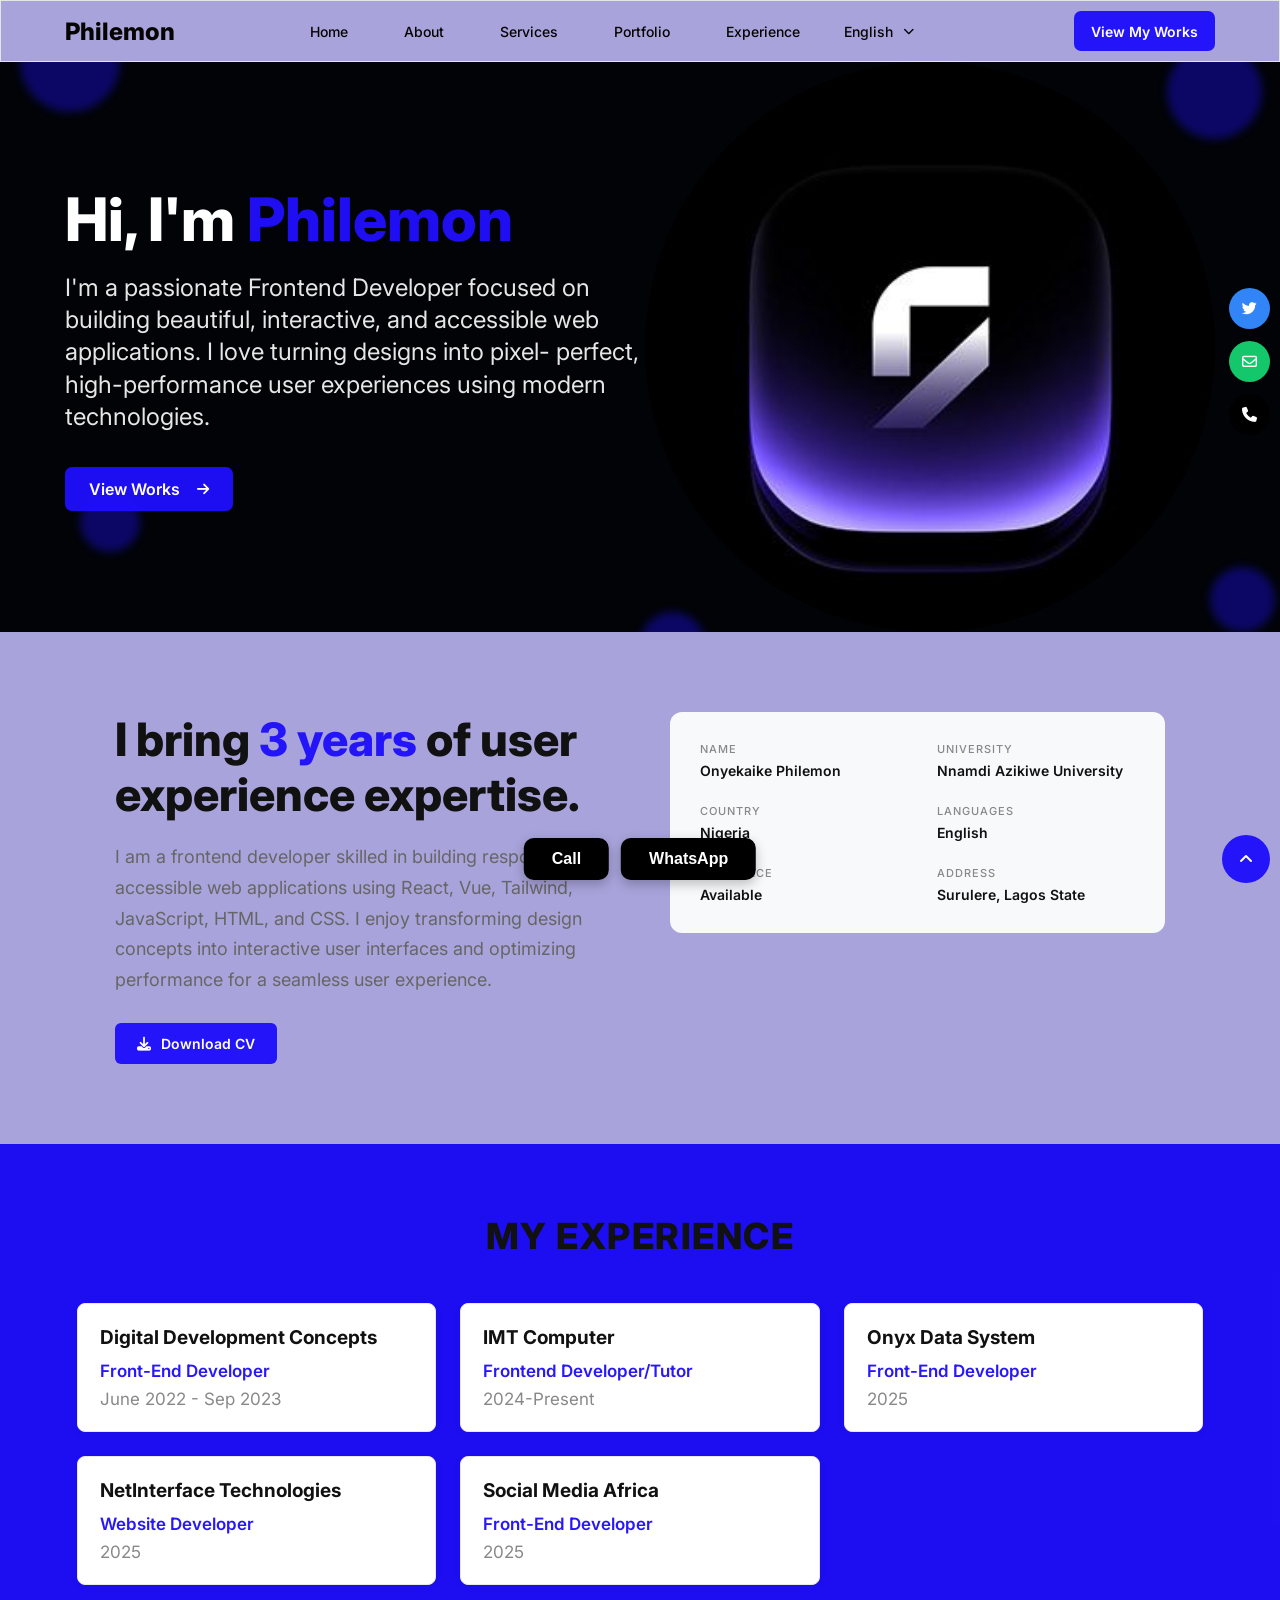
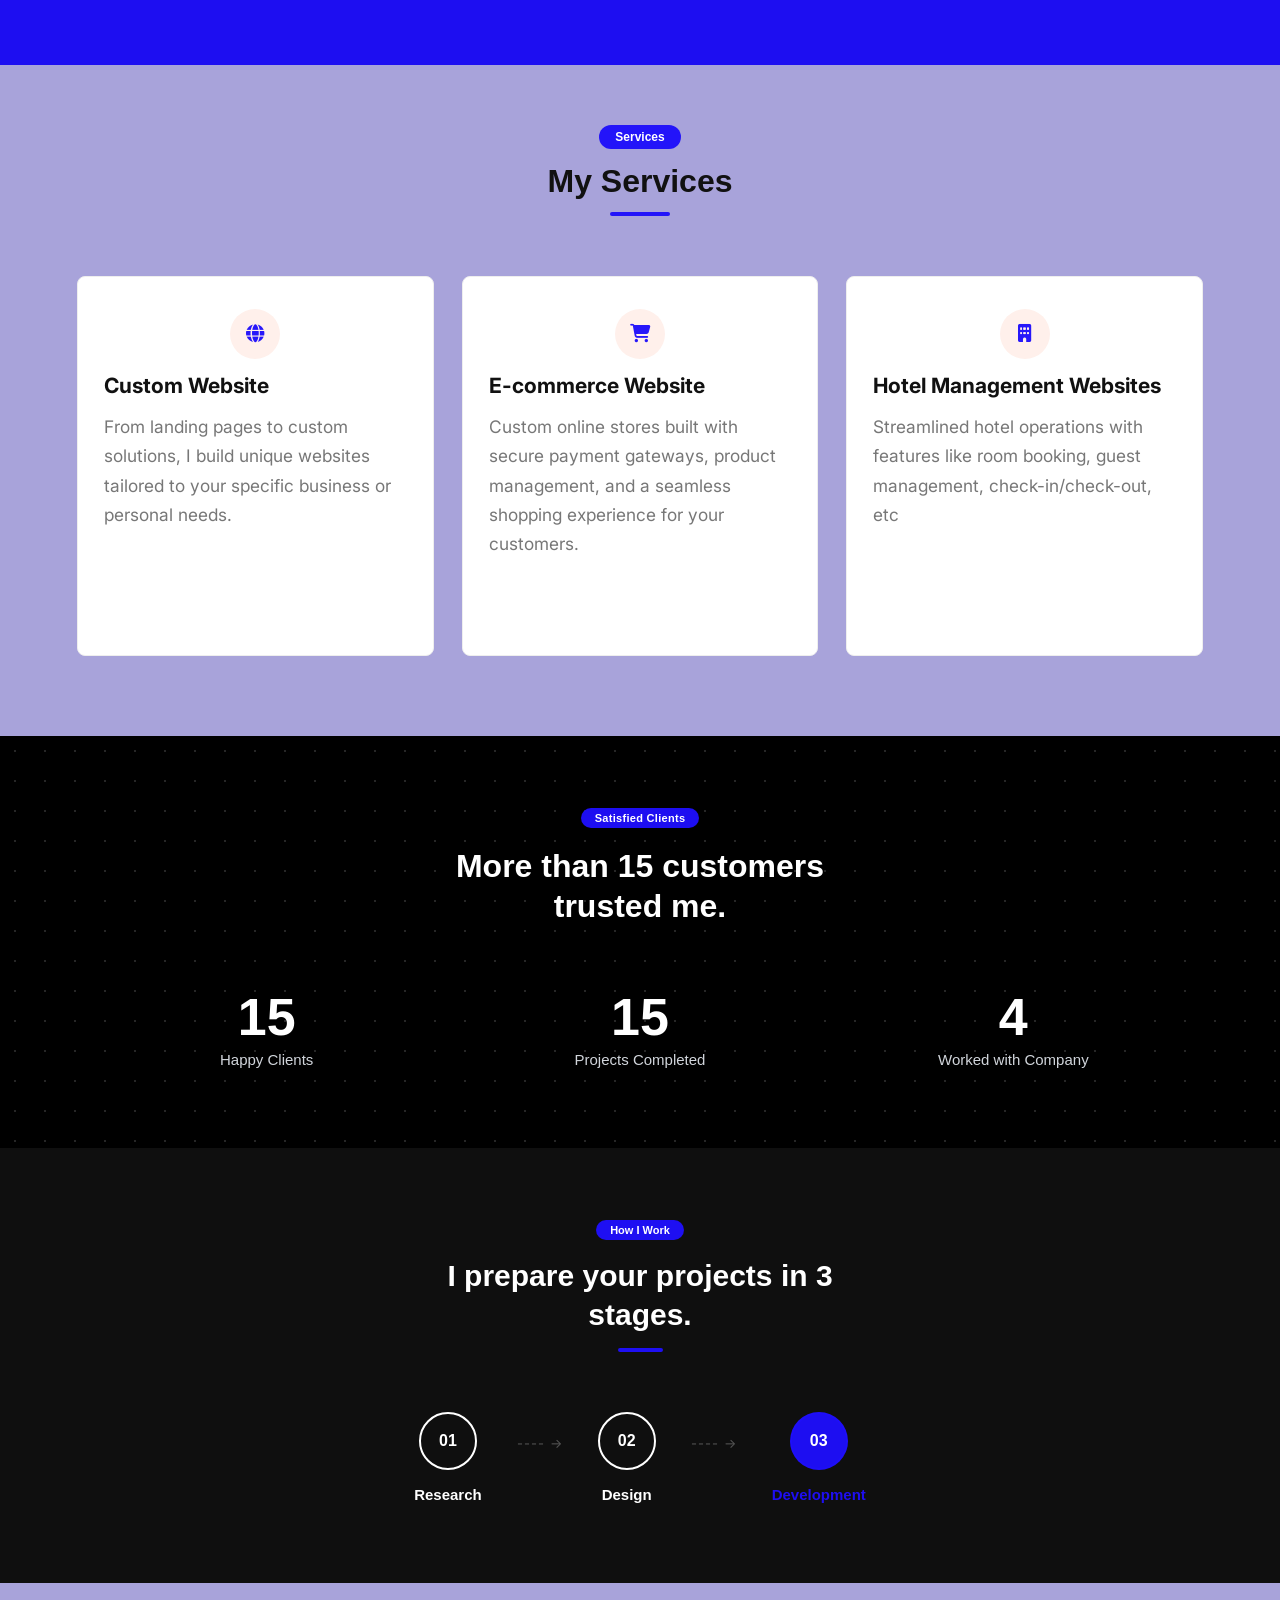
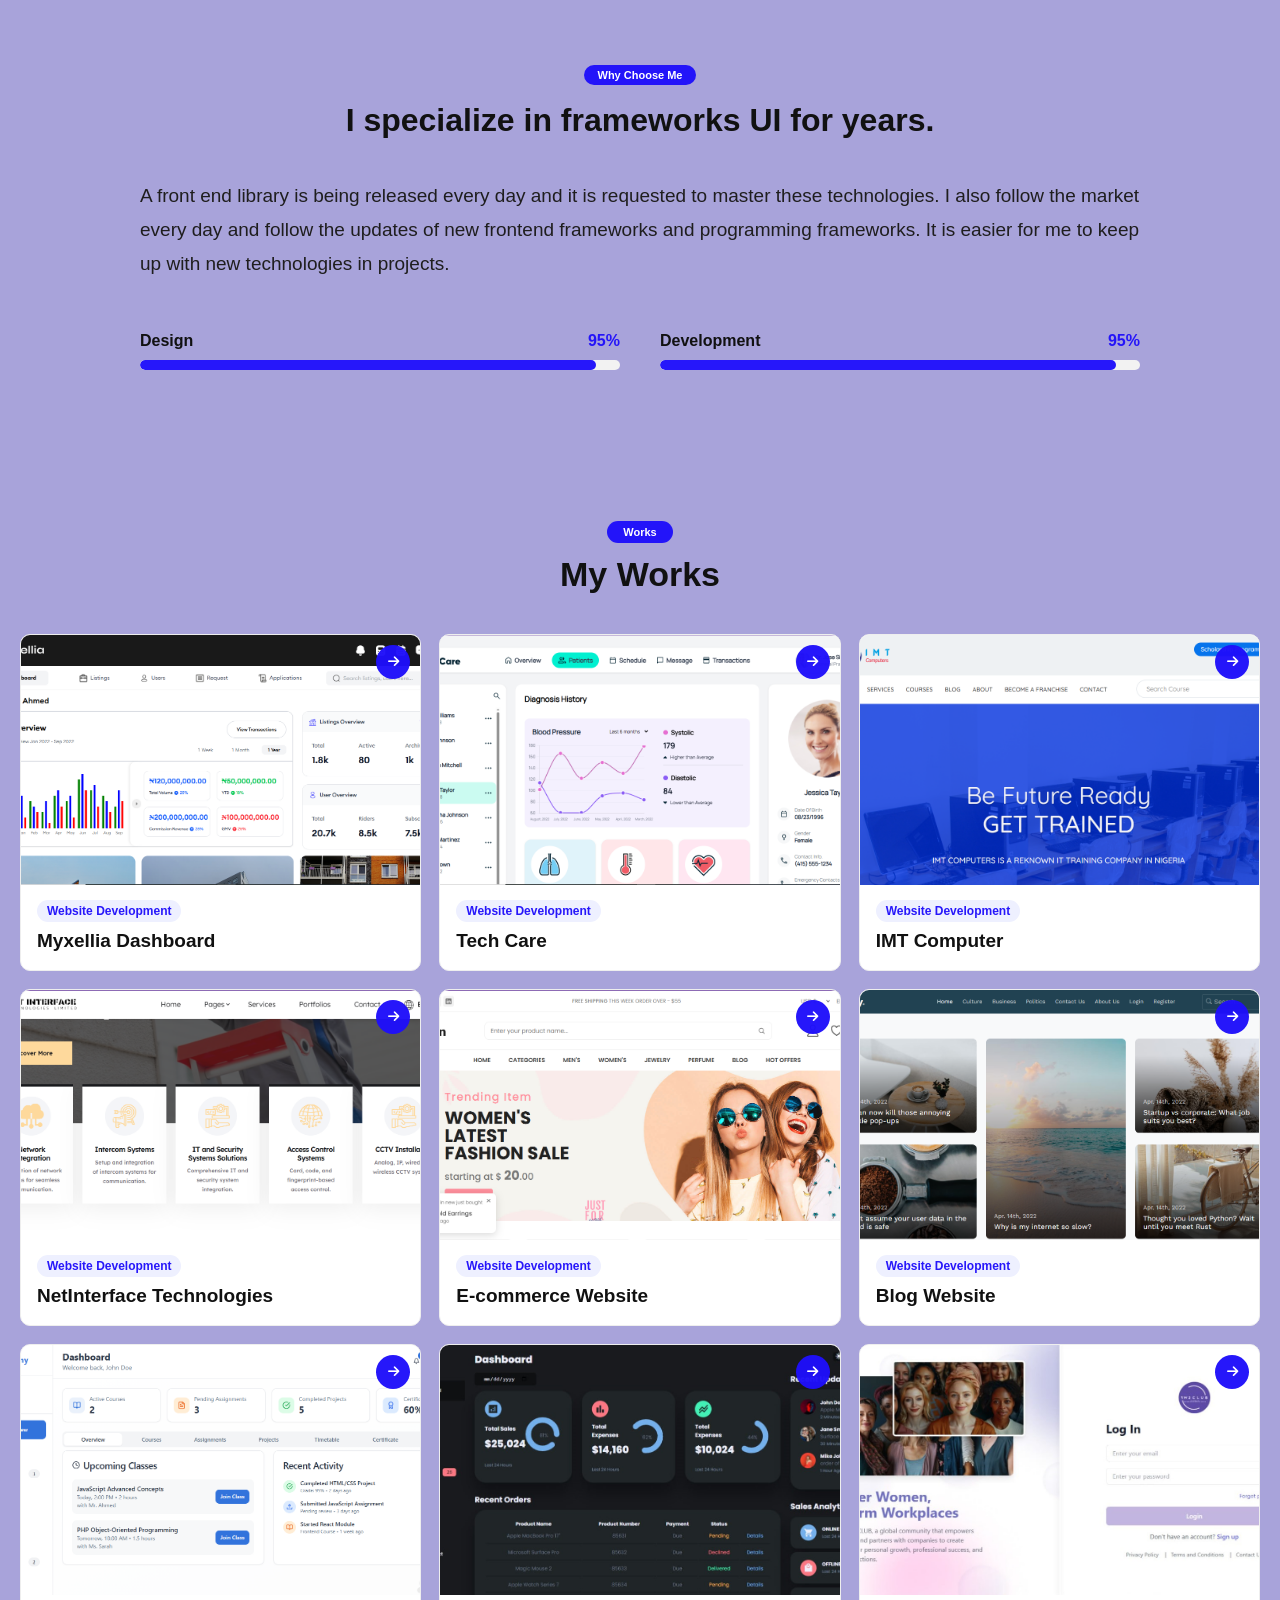
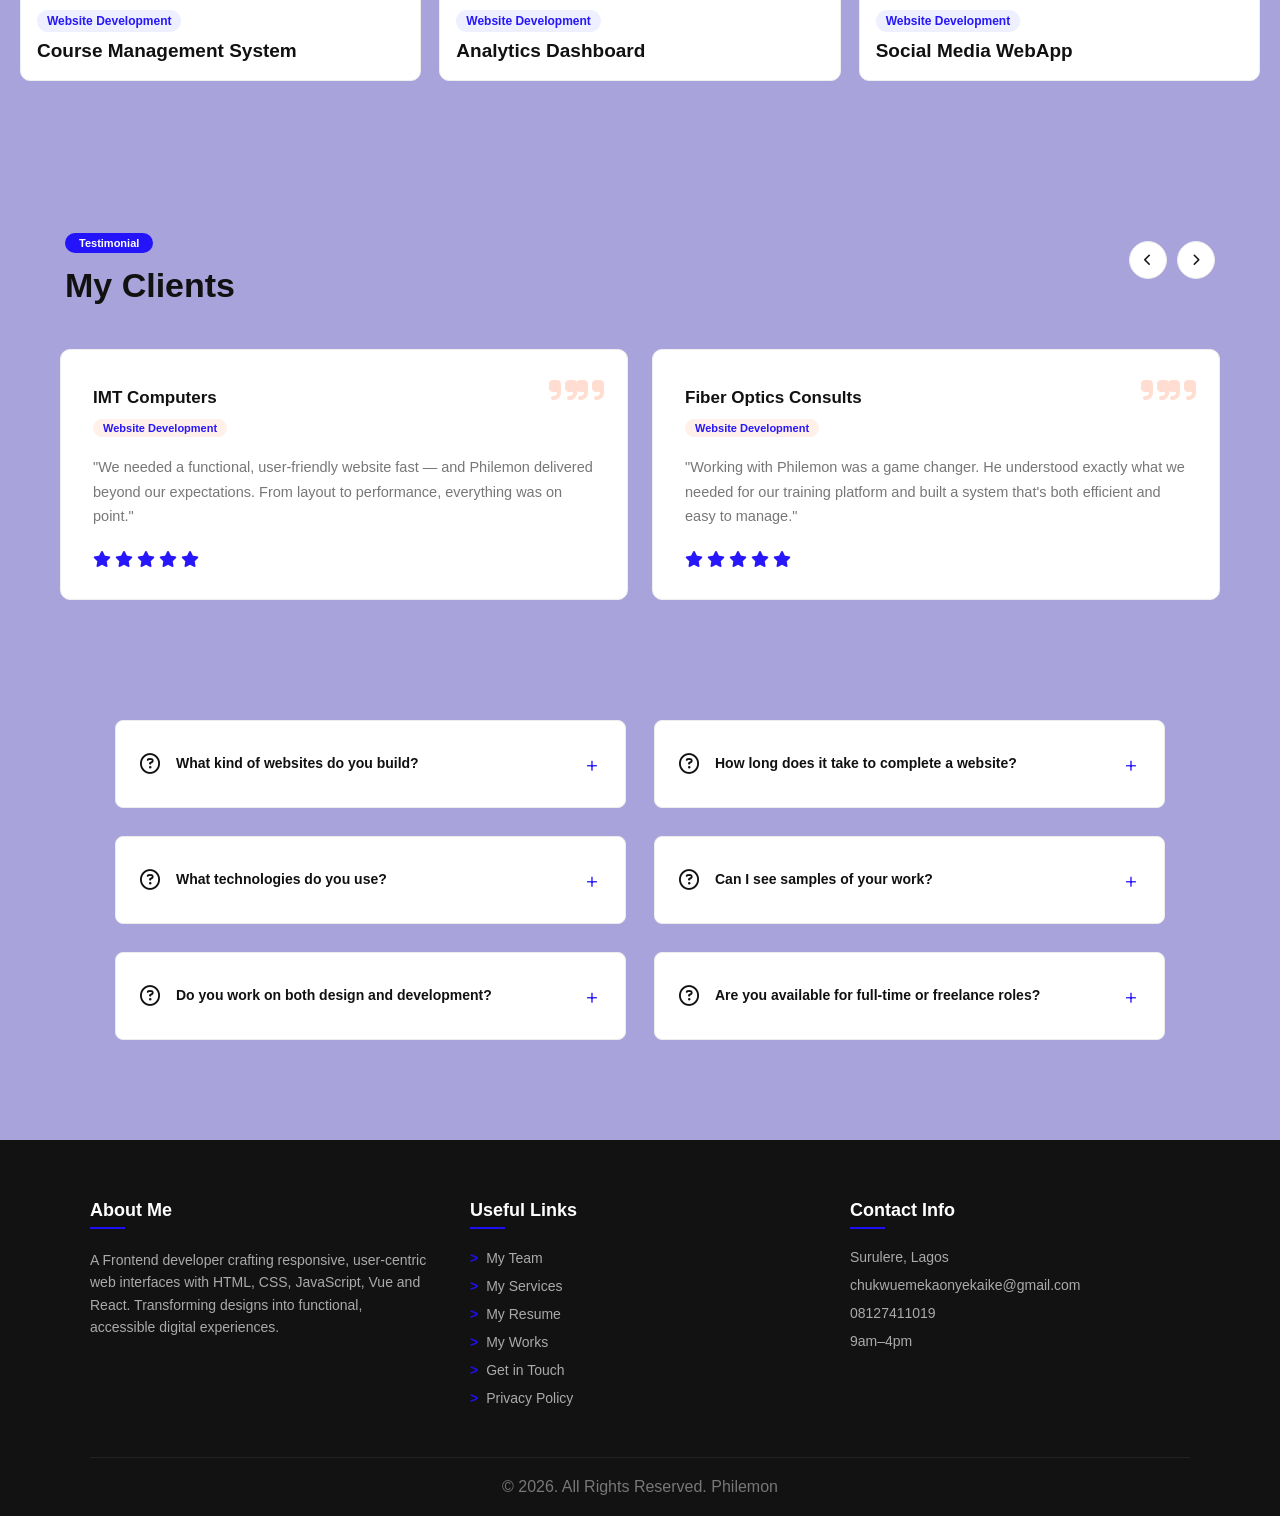
<file: index.html>
<!DOCTYPE html>
<html lang="en">

<head>
    <meta charset="UTF-8">
    <meta name="viewport" content="width=device-width, initial-scale=1.0">

    <title>Philemon | Portfolio</title>

    <!-- Google Fonts -->
    <link rel="preconnect" href="https://fonts.googleapis.com">
    <link rel="preconnect" href="https://fonts.gstatic.com" crossorigin>
    <link href="https://fonts.googleapis.com/css2?family=Inter:wght@400;500;600;700;800&display=swap" rel="stylesheet">

    <!-- Font Awesome Icons -->
    <link rel="stylesheet" href="https://cdnjs.cloudflare.com/ajax/libs/font-awesome/6.5.2/css/all.min.css">

    <!-- External CSS -->
    <link rel="stylesheet" href="style.css">

</head>

<body>

    <!-- =====================================
         1. HEADER / NAVIGATION BAR
    ====================================== -->

    <header class="header">

        <nav class="navbar">

            <!-- Website Logo -->
            <a href="#" class="logo">Philemon</a>

            <!-- Mobile Menu Toggle -->
            <input type="checkbox" id="menu-toggle">

            <label for="menu-toggle" class="menu-icon">
                <span></span>
                <span></span>
                <span></span>
            </label>

            <!-- Navigation Links -->
            <div class="nav-menu">

                <ul class="nav-links">

                    <li><a href="#home">Home</a></li>

                    <li><a href="#about">About</a></li>

                    <li><a href="#services">Services</a></li>

                    <li><a href="indexII.html">Portfolio</a></li>

                    <li><a href="#experience">Experience</a></li>

                </ul>

                <!-- Language Selector -->
                <div class="language-selector">

                    <a href="#" class="language">
                        English
                        <i class="fa-solid fa-chevron-down"></i>
                    </a>

                </div>

                <!-- View My Works Button -->
                <a href="indexII.html" class="work-button">
                    View My Works
                </a>

            </div>

        </nav>

    </header>
    
<!-- =====================================
     2. HERO / HOME SECTION
====================================== -->

<section class="hero" id="home">

    <!-- Decorative Background Circles -->
    <div class="bg-circle circle-one"></div>
    <div class="bg-circle circle-two"></div>
    <div class="bg-circle circle-three"></div>
    <div class="bg-circle circle-four"></div>
    <div class="bg-circle circle-five"></div>

    <div class="hero-container">

        <!-- LEFT SIDE: HERO TEXT -->
        <div class="hero-content">

            <h1>
                Hi, I'm <span>Philemon</span>
            </h1>

            <p>
                I'm a passionate Frontend Developer focused on
                building beautiful, interactive, and accessible web
                applications. I love turning designs into pixel-
                perfect, high-performance user experiences using
                modern technologies.
            </p>

            <!-- View Works Button -->
            <a href="indexII.html" class="hero-button">
                View Works
                <i class="fa-solid fa-arrow-right"></i>
            </a>

        </div>


        <!-- RIGHT SIDE: PROFILE IMAGE -->
        <div class="hero-image">

            <div class="image-border">
                <img src="images II/pheon 7.jpg" alt="Philem - Frontend Developer">
            </div>

        </div>

    </div>


    <!-- FLOATING SOCIAL MEDIA ICONS -->
    <div class="social-icons">

        <!-- Twitter -->
        <a href="#" class="social-link twitter" aria-label="Twitter">
            <i class="fa-brands fa-twitter"></i>
        </a>

        <!-- Email -->
        <a href="mailto:chukwuemekaonyekaike@gmail.com" class="social-link email" aria-label="Email">
            <i class="fa-regular fa-envelope"></i>
        </a>

        <!-- Phone -->
        <a href="tel:+2348127411019" class="social-link phone" aria-label="Phone">
            <i class="fa-solid fa-phone"></i>
        </a>
        

    </div>

</section>
<!-- =====================================
     ABOUT SECTION
====================================== -->
<section class="about" id="about">

    <div class="about-container">

        <!-- LEFT SIDE -->
        <div class="about-left">
            <h2>
                I bring <span>3 years</span> of user 
                experience expertise.
            </h2>

            <p>
                I am a frontend developer skilled in building 
                responsive and accessible web applications using 
                React, Vue, Tailwind, JavaScript, HTML, and CSS. 
                I enjoy transforming design concepts into interactive 
                user interfaces and optimizing performance for a 
                seamless user experience.
            </p>

            <a href="#" class="download-btn">
                <i class="fa-solid fa-download"></i>
                Download CV
            </a>
        </div>

        <!-- RIGHT SIDE - INFO CARD -->
        <div class="about-right">
            <div class="info-card">

                <div class="info-item">
                    <span class="info-label">NAME</span>
                    <span class="info-value">Onyekaike Philemon</span>
                </div>

                <div class="info-item">
                    <span class="info-label">UNIVERSITY</span>
                    <span class="info-value">Nnamdi Azikiwe University</span>
                </div>

                <div class="info-item">
                    <span class="info-label">COUNTRY</span>
                    <span class="info-value">Nigeria</span>
                </div>

                <div class="info-item">
                    <span class="info-label">LANGUAGES</span>
                    <span class="info-value">English</span>
                </div>

                <div class="info-item">
                    <span class="info-label">FREELANCE</span>
                    <span class="info-value">Available</span>
                </div>

                <div class="info-item">
                    <span class="info-label">ADDRESS</span>
                    <span class="info-value">Surulere, Lagos State</span>
                </div>

            </div>
        </div>

    </div>

</section>
<!-- MY EXPERIENCE SECTION -->
<section class="experience-section" id="experience">
    <h2 class="exp-title">MY EXPERIENCE</h2>
    
    <div class="exp-container">
        <div class="exp-card">
            <h3>Digital Development Concepts</h3>
            <span class="exp-role">Front-End Developer</span>
            <span class="exp-date">June 2022 - Sep 2023</span>
        </div>

        <div class="exp-card">
            <h3>IMT Computer</h3>
            <span class="exp-role">Frontend Developer/Tutor</span>
            <span class="exp-date">2024-Present</span>
        </div>

        <div class="exp-card">
            <h3>Onyx Data System</h3>
            <span class="exp-role">Front-End Developer</span>
            <span class="exp-date">2025</span>
        </div>

        <div class="exp-card">
            <h3>NetInterface Technologies</h3>
            <span class="exp-role">Website Developer</span>
            <span class="exp-date">2025</span>
        </div>

        <div class="exp-card">
            <h3>Social Media Africa</h3>
            <span class="exp-role">Front-End Developer</span>
            <span class="exp-date">2025</span>
        </div>
    </div>

    <div class="fixed-cta-bar">
  <a href="tel:+2348127411019" class="cta-btn">Call</a>
  <a href="https://wa.me/2348127411019" target="_blank" rel="noopener noreferrer" class="cta-btn">WhatsApp</a>
</div>

</section>
<!-- MY SERVICES HEADER ONLY -->
<section class="services-header-only" id="services">
    <span class="services-badge">Services</span>
    <h2>My Services</h2>
    <div class="services-line"></div>
</section>
<!-- SERVICES - SAME HEIGHT BOXES -->
<section class="services-section">
    <div class="services-container">
        
        <div class="service-card">
            <div class="service-icon">
                <i class="fa-solid fa-globe"></i>
            </div>
            <h3>Custom Website</h3>
            <p>From landing pages to custom solutions, I build unique websites tailored to your specific business or personal needs.</p>
        </div>

        <div class="service-card">
            <div class="service-icon">
                <i class="fa-solid fa-cart-shopping"></i>
            </div>
            <h3>E-commerce Website</h3>
            <p>Custom online stores built with secure payment gateways, product management, and a seamless shopping experience for your customers.</p>
        </div>

        <div class="service-card">
            <div class="service-icon">
                <i class="fa-solid fa-building"></i>
            </div>
            <h3>Hotel Management Websites</h3>
            <p>Streamlined hotel operations with features like room booking, guest management, check-in/check-out, etc</p>
        </div>

    </div>
</section>
<!-- SATISFIED CLIENTS SECTION -->
<section class="clients-section">
    <div class="clients-header">
        <span class="clients-badge">Satisfied Clients</span>
        <h2>More than 15 customers<br>trusted me.</h2>
    </div>

    <div class="clients-stats">
        <div class="stat-box">
            <h3>15</h3>
            <p>Happy Clients</p>
        </div>
        <div class="stat-box">
            <h3>15</h3>
            <p>Projects Completed</p>
        </div>
        <div class="stat-box">
            <h3>4</h3>
            <p>Worked with Company</p>
        </div>
    </div>
</section>
<!-- HOW I WORK SECTION -->
<section class="work-section">
    <div class="work-header">
        <span class="work-badge">How I Work</span>
        <h2>I prepare your projects in 3<br>stages.</h2>
        <div class="work-line"></div>
    </div>

    <div class="work-steps">
        <div class="step-box">
            <div class="step-circle">01</div>
            <p>Research</p>
        </div>

        <div class="step-arrow">---- →</div>

        <div class="step-box">
            <div class="step-circle">02</div>
            <p>Design</p>
        </div>

        <div class="step-arrow">---- →</div>

        <div class="step-box">
            <div class="step-circle active">03</div>
            <p class="active-text">Development</p>
        </div>
    </div>
</section>
<!-- WHY CHOOSE ME SECTION -->
<section class="why-section">
    <div class="why-container">
        <div class="why-header">
            <span class="why-badge">Why Choose Me</span>
            <h2>I specialize in frameworks UI for years.</h2>
        </div>

        <p class="why-text">
            A front end library is being released every day and it is requested to master these technologies. I also follow the market every day and follow the updates of new frontend frameworks and programming frameworks. It is easier for me to keep up with new technologies in projects.
        </p>

        <div class="skills-wrapper">
            <div class="skill-box">
                <div class="skill-label">
                    <span>Design</span>
                    <span class="skill-percent">95%</span>
                </div>
                <div class="skill-bar">
                    <div class="skill-progress" style="width: 95%;"></div>
                </div>
            </div>

            <div class="skill-box">
                <div class="skill-label">
                    <span>Development</span>
                    <span class="skill-percent">95%</span>
                </div>
                <div class="skill-bar">
                    <div class="skill-progress" style="width: 95%;"></div>
                </div>
            </div>
        </div>
    </div>
</section>
<!-- MY WORKS SECTION - 9 CARDS, SMALL GAP -->
<section class="works-section">
    <div class="works-header">
        <span class="works-badge">Works</span>
        <h2>My Works</h2>
    </div>

    <div class="works-grid">
        <!-- CARD 1 -->
        <div class="work-card">
            <div class="work-img">
                <img src="images II/my xiella.png" alt="Myxellia Dashboard">
                <a href="#" class="work-arrow"><i class="fa-solid fa-arrow-right"></i></a>
            </div>
            <div class="work-info">
                <span class="work-tag">Website Development</span>
                <h3>Myxellia Dashboard</h3>
            </div>
        </div>

        <!-- CARD 2 -->
        <div class="work-card">
            <div class="work-img">
                <img src="images II/tech care.png" alt="Tech Care">
                <a href="#" class="work-arrow"><i class="fa-solid fa-arrow-right"></i></a>
            </div>
            <div class="work-info">
                <span class="work-tag">Website Development</span>
                <h3>Tech Care</h3>
            </div>
        </div>

        <!-- CARD 3 -->
        <div class="work-card">
            <div class="work-img">
                <img src="images II/IMT computer.png" alt="IMT Computer">
                <a href="#" class="work-arrow"><i class="fa-solid fa-arrow-right"></i></a>
            </div>
            <div class="work-info">
                <span class="work-tag">Website Development</span>
                <h3>IMT Computer</h3>
            </div>
        </div>

        <!-- CARD 4 -->
        <div class="work-card">
            <div class="work-img">
                <img src="images II/netineerface.png" alt="NetInterface Technologies">
                <a href="#" class="work-arrow"><i class="fa-solid fa-arrow-right"></i></a>
            </div>
            <div class="work-info">
                <span class="work-tag">Website Development</span>
                <h3>NetInterface Technologies</h3>
            </div>
        </div>

        <!-- CARD 5 -->
        <div class="work-card">
            <div class="work-img">
                <img src="images II/e-commerce website.png" alt="E-commerce Website">
                <a href="#" class="work-arrow"><i class="fa-solid fa-arrow-right"></i></a>
            </div>
            <div class="work-info">
                <span class="work-tag">Website Development</span>
                <h3>E-commerce Website</h3>
            </div>
        </div>

        <!-- CARD 6 -->
        <div class="work-card">
            <div class="work-img">
                <img src="images II/blog website.png" alt="Blog Website">
                <a href="#" class="work-arrow"><i class="fa-solid fa-arrow-right"></i></a>
            </div>
            <div class="work-info">
                <span class="work-tag">Website Development</span>
                <h3>Blog Website</h3>
            </div>
        </div>

        <!-- CARD 7 - NOW INSIDE GRID -->
        <div class="work-card">
            <div class="work-img">
                <img src="images II/course management.png" alt="Course Management System">
                <a href="#" class="work-arrow"><i class="fa-solid fa-arrow-right"></i></a>
            </div>
            <div class="work-info">
                <span class="work-tag">Website Development</span>
                <h3>Course Management System</h3>
            </div>
        </div>

        <!-- CARD 8 - NOW INSIDE GRID -->
        <div class="work-card">
            <div class="work-img">
                <img src="images II/analytical dashboard.jpg" alt="Analytics Dashboard">
                <a href="#" class="work-arrow"><i class="fa-solid fa-arrow-right"></i></a>
            </div>
            <div class="work-info">
                <span class="work-tag">Website Development</span>
                <h3>Analytics Dashboard</h3>
            </div>
        </div>

        <!-- CARD 9 - NOW INSIDE GRID -->
        <div class="work-card">
            <div class="work-img">
                <img src="images II/social media webapp.jpg" alt="Social Media WebApp">
                <a href="#" class="work-arrow"><i class="fa-solid fa-arrow-right"></i></a>
            </div>
            <div class="work-info">
                <span class="work-tag">Website Development</span>
                <h3>Social Media WebApp</h3>
            </div>
        </div>

    </div> <!-- closes works-grid -->
</section> <!-- closes works-section -->
<!-- MY CLIENTS / TESTIMONIAL SECTION - CLEAN -->
<section class="testimonial-section">
    <div class="testimonial-top">
        <div class="testimonial-title">
            <span class="testimonial-badge">Testimonial</span>
            <h2>My Clients</h2>
        </div>
        <div class="testimonial-arrows">
            <button class="t-arrow"><i class="fa-solid fa-chevron-left"></i></button>
            <button class="t-arrow"><i class="fa-solid fa-chevron-right"></i></button>
        </div>
    </div>

    <div class="testimonial-grid">
        <!-- CARD 1 -->
        <div class="testimonial-card">
            <span class="quote-icon"><i class="fa-solid fa-quote-right"></i><i class="fa-solid fa-quote-right"></i></span>
            <h3>IMT Computers</h3>
            <span class="t-tag">Website Development</span>
            <p>"We needed a functional, user-friendly website fast — and Philemon delivered beyond our expectations. From layout to performance, everything was on point."</p>
            <div class="t-stars">
                <i class="fa-solid fa-star"></i><i class="fa-solid fa-star"></i><i class="fa-solid fa-star"></i><i class="fa-solid fa-star"></i><i class="fa-solid fa-star"></i>
            </div>
        </div>

        <!-- CARD 2 -->
        <div class="testimonial-card">
            <span class="quote-icon"><i class="fa-solid fa-quote-right"></i><i class="fa-solid fa-quote-right"></i></span>
            <h3>Fiber Optics Consults</h3>
            <span class="t-tag">Website Development</span>
            <p>"Working with Philemon was a game changer. He understood exactly what we needed for our training platform and built a system that's both efficient and easy to manage."</p>
            <div class="t-stars">
                <i class="fa-solid fa-star"></i><i class="fa-solid fa-star"></i><i class="fa-solid fa-star"></i><i class="fa-solid fa-star"></i><i class="fa-solid fa-star"></i>
            </div>
        </div>
    </div>
</section>
<!-- FAQ LIST - 6 QUESTIONS -->
<section class="faq-section">
    <div class="faq-grid">
        <!-- Q1 -->
        <div class="faq-card">
            <div class="faq-question">
                <div class="faq-left">
                    <span class="q-icon"><i class="fa-regular fa-circle-question"></i></span>
                    <p>What kind of websites do you build?</p>
                </div>
                <span class="plus">+</span>
            </div>
            <div class="faq-answer">
                I build custom websites, e-commerce stores, hotel management systems, dashboards, blogs and portfolio websites using modern frontend technologies.
            </div>
        </div>

        <!-- Q2 -->
        <div class="faq-card">
            <div class="faq-question">
                <div class="faq-left">
                    <span class="q-icon"><i class="fa-regular fa-circle-question"></i></span>
                    <p>How long does it take to complete a website?</p>
                </div>
                <span class="plus">+</span>
            </div>
            <div class="faq-answer">
                Depending on complexity, a landing page takes 2-3 days, while a full website takes 1-3 weeks including design and development.
            </div>
        </div>

        <!-- Q3 -->
        <div class="faq-card">
            <div class="faq-question">
                <div class="faq-left">
                    <span class="q-icon"><i class="fa-regular fa-circle-question"></i></span>
                    <p>What technologies do you use?</p>
                </div>
                <span class="plus">+</span>
            </div>
            <div class="faq-answer">
                I use HTML, CSS, JavaScript, React, Vue, Tailwind CSS, and other modern frameworks to build fast and responsive websites.
            </div>
        </div>

        <!-- Q4 -->
        <div class="faq-card">
            <div class="faq-question">
                <div class="faq-left">
                    <span class="q-icon"><i class="fa-regular fa-circle-question"></i></span>
                    <p>Can I see samples of your work?</p>
                </div>
                <span class="plus">+</span>
            </div>
            <div class="faq-answer">
                Yes, check the My Works section. Projects like Myxellia Dashboard, Tech Care, IMT Computer and E-commerce websites are available.
            </div>
        </div>

        <!-- Q5 -->
        <div class="faq-card">
            <div class="faq-question">
                <div class="faq-left">
                    <span class="q-icon"><i class="fa-regular fa-circle-question"></i></span>
                    <p>Do you work on both design and development?</p>
                </div>
                <span class="plus">+</span>
            </div>
            <div class="faq-answer">
                Yes, I handle both UI design research and frontend development to deliver pixel-perfect, high-performance user experiences.
            </div>
        </div>

        <!-- Q6 -->
        <div class="faq-card">
            <div class="faq-question">
                <div class="faq-left">
                    <span class="q-icon"><i class="fa-regular fa-circle-question"></i></span>
                    <p>Are you available for full-time or freelance roles?</p>
                </div>
                <span class="plus">+</span>
            </div>
            <div class="faq-answer">
                Yes, I am available for freelance projects and full-time roles. You can reach me via email or WhatsApp.
            </div>
        </div>
    </div>
</section>

<script>
document.querySelectorAll('.faq-card').forEach(card => {
    card.querySelector('.faq-question').addEventListener('click', () => {
        card.classList.toggle('active');
    });
});
</script>
<footer class="footer">
  <div class="footer-container">
    
    <!-- Column 1: About Me -->
    <div class="footer-col">                            
      <h3>About Me</h3>
      <p>A Frontend developer crafting responsive, user-centric web interfaces with HTML, CSS, JavaScript, Vue and React. Transforming designs into functional, accessible digital experiences.</p>
    </div>

    <!-- Column 2: Useful Links -->
    <div class="footer-col">
      <h3>Useful Links</h3>
      <ul class="footer-links">
        <li><a href="#"><span>&gt;</span> My Team</a></li>
        <li><a href="#"><span>&gt;</span> My Services</a></li>
        <li><a href="#"><span>&gt;</span> My Resume</a></li>
        <li><a href="indexII.html"><span>&gt;</span> My Works</a></li>
        <li><a href="#"><span>&gt;</span> Get in Touch</a></li>
        <li><a href="#"><span>&gt;</span> Privacy Policy</a></li>
      </ul>
    </div>

    <!-- Column 3: Contact Info (Icons Removed) -->
    <div class="footer-col">
      <h3>Contact Info</h3>
      <ul class="footer-contact">
        <li>Surulere, Lagos</li>
        <li>chukwuemekaonyekaike@gmail.com</li>
        <li>08127411019</li>
        <li>9am–4pm</li>
      </ul>
    </div>

  </div>

  <!-- Bottom Bar -->
  <div class="footer-bottom">
    <p>&copy; 2026. All Rights Reserved. Philemon</p>
  </div>
</footer>
<!-- Back to Top Button -->
<a href="#" class="back-to-top" id="scrollTopBtn" aria-label="Scroll to Top">
  <i class="fa-solid fa-angle-up"></i>
</a>
</body>
</html>
</file>
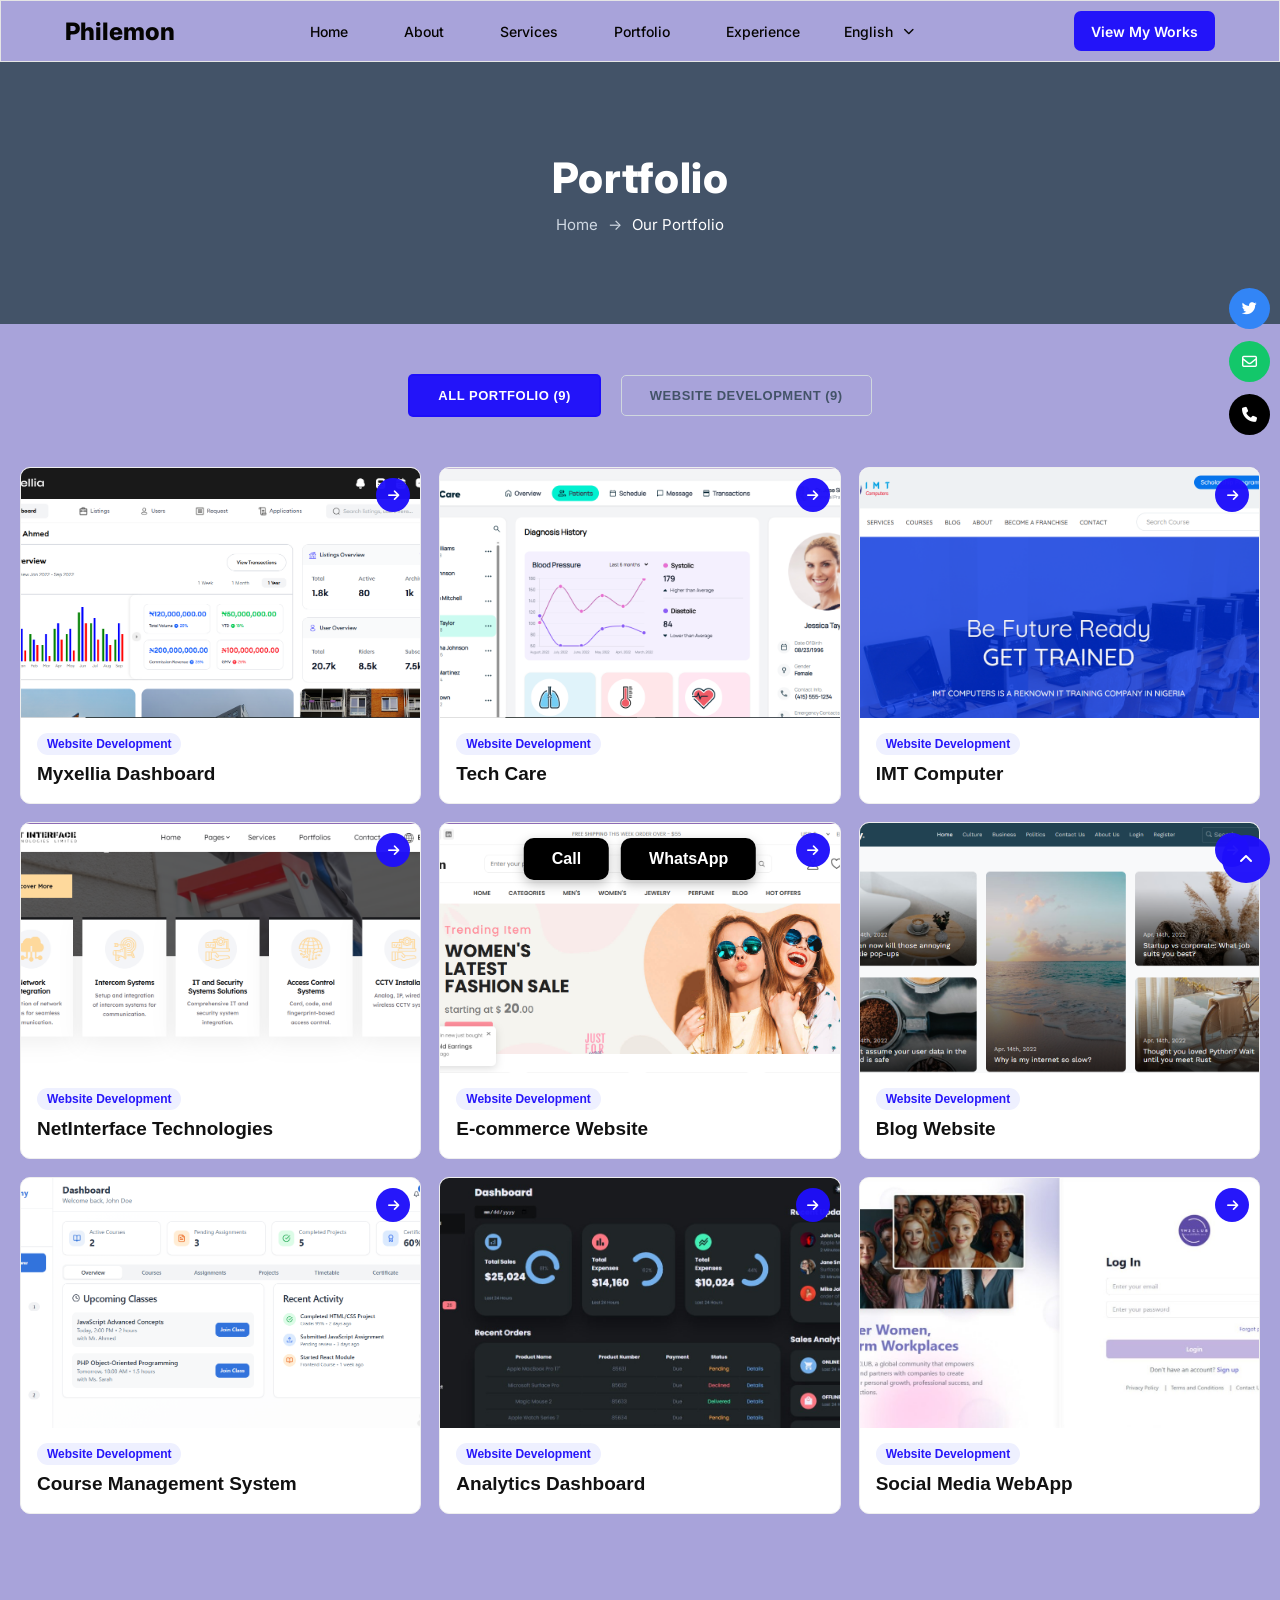
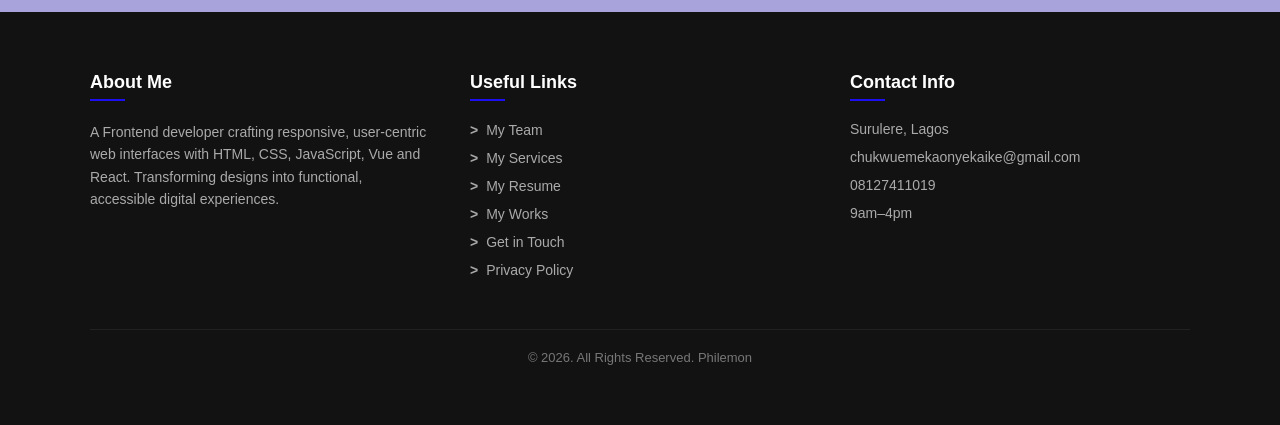
<file: indexII.html>
<!DOCTYPE html>
<html lang="en">
<head>
    <meta charset="UTF-8">
    <meta name="viewport" content="width=device-width, initial-scale=1.0">
    <title>Portfolio - Philemon</title>
    
    <!-- Google Font (Inter for clean modern look) -->
    <link href="https://fonts.googleapis.com/css2?family=Inter:wght@400;500;600;700;800&display=swap" rel="stylesheet">
    
    <!-- Font Awesome Icon CDN -->
    <link rel="stylesheet" href="https://cdnjs.cloudflare.com/ajax/libs/font-awesome/6.5.1/css/all.min.css" />
    
    <!-- Custom CSS -->
    <link rel="stylesheet" href="styleII.css">
</head>
<body>

      <!-- =====================================
         1. HEADER / NAVIGATION BAR
    ====================================== -->

    <header class="header">

        <nav class="navbar">

            <!-- Website Logo -->
            <a href="index.html" class="logo">Philemon</a>

            <!-- Mobile Menu Toggle -->
            <input type="checkbox" id="menu-toggle">

            <label for="menu-toggle" class="menu-icon">
                <span></span>
                <span></span>
                <span></span>
            </label>

            <!-- Navigation Links -->
            <div class="nav-menu">

                <ul class="nav-links">

                    <li><a href="index.html#home">Home</a></li>

                    <li><a href="index.html#about">About</a></li>

                    <li><a href="index.html#services">Services</a></li>

                    <li><a href="indexII.html">Portfolio</a></li>

                    <li><a href="index.html#experience">Experience</a></li>

                </ul>

                <!-- Language Selector -->
                <div class="language-selector">

                    <a href="#" class="language">
                        English
                        <i class="fa-solid fa-chevron-down"></i>
                    </a>

                </div>

                <!-- View My Works Button -->
                <a href="#portfolio" class="work-button">
                    View My Works
                </a>

            </div>

        </nav>

    </header>
    

    <!-- ========================================== -->
    <!-- PORTFOLIO HERO / BANNER SECTION -->
    <!-- ========================================== -->
    <section class="portfolio-hero">
        <div class="hero-content">
            <h1>Portfolio</h1>
            <p class="breadcrumb">Home <span class="arrow">&rarr;</span> <span class="current">Our Portfolio</span></p>
        </div>

          <!-- FLOATING SOCIAL MEDIA ICONS -->
    <div class="social-icons">

        <!-- Twitter -->
        <a href="#" class="social-link twitter" aria-label="Twitter">
            <i class="fa-brands fa-twitter"></i>
        </a>

        <!-- Email -->
        <a href="mailto:chukwuemekaonyekaike@gmail.com" class="social-link email" aria-label="Email">
            <i class="fa-regular fa-envelope"></i>
        </a>

        <!-- Phone -->
        <a href="tel:+2348127411019" class="social-link phone" aria-label="Phone">
            <i class="fa-solid fa-phone"></i>
        </a>
        


    </div>

</section>

    <!-- ========================================== -->
    <!-- PORTFOLIO FILTER BUTTONS SECTION -->
    <!-- ========================================== -->
    <section class="portfolio-filter-section">
        <div class="filter-buttons">
            <button class="filter-btn active">ALL PORTFOLIO (9)</button>
            <button class="filter-btn">WEBSITE DEVELOPMENT (9)</button>
        </div>
    </section>
    <div class="works-grid">
        <!-- CARD 1 -->
        <div class="work-card">
            <div class="work-img">
                <img src="images II/my xiella.png" alt="Myxellia Dashboard">
                <a href="#" class="work-arrow"><i class="fa-solid fa-arrow-right"></i></a>
            </div>
            <div class="work-info">
                <span class="work-tag">Website Development</span>
                <h3>Myxellia Dashboard</h3>
            </div>
        </div>

        <!-- CARD 2 -->
        <div class="work-card">
            <div class="work-img">
                <img src="images II/tech care.png" alt="Tech Care">
                <a href="#" class="work-arrow"><i class="fa-solid fa-arrow-right"></i></a>
            </div>
            <div class="work-info">
                <span class="work-tag">Website Development</span>
                <h3>Tech Care</h3>
            </div>
        </div>

        <!-- CARD 3 -->
        <div class="work-card">
            <div class="work-img">
                <img src="images II/IMT computer.png" alt="IMT Computer">
                <a href="#" class="work-arrow"><i class="fa-solid fa-arrow-right"></i></a>
            </div>
            <div class="work-info">
                <span class="work-tag">Website Development</span>
                <h3>IMT Computer</h3>
            </div>
        </div>

        <!-- CARD 4 -->
        <div class="work-card">
            <div class="work-img">
                <img src="images II/netineerface.png" alt="NetInterface Technologies">
                <a href="#" class="work-arrow"><i class="fa-solid fa-arrow-right"></i></a>
            </div>
            <div class="work-info">
                <span class="work-tag">Website Development</span>
                <h3>NetInterface Technologies</h3>
            </div>
        </div>

        <!-- CARD 5 -->
        <div class="work-card">
            <div class="work-img">
                <img src="images II/e-commerce website.png" alt="E-commerce Website">
                <a href="#" class="work-arrow"><i class="fa-solid fa-arrow-right"></i></a>
            </div>
            <div class="work-info">
                <span class="work-tag">Website Development</span>
                <h3>E-commerce Website</h3>
            </div>
        </div>

        <!-- CARD 6 -->
        <div class="work-card">
            <div class="work-img">
                <img src="images II/blog website.png" alt="Blog Website">
                <a href="#" class="work-arrow"><i class="fa-solid fa-arrow-right"></i></a>
            </div>
            <div class="work-info">
                <span class="work-tag">Website Development</span>
                <h3>Blog Website</h3>
            </div>
        </div>

        <!-- CARD 7 - NOW INSIDE GRID -->
        <div class="work-card">
            <div class="work-img">
                <img src="images II/course management.png" alt="Course Management System">
                <a href="#" class="work-arrow"><i class="fa-solid fa-arrow-right"></i></a>
            </div>
            <div class="work-info">
                <span class="work-tag">Website Development</span>
                <h3>Course Management System</h3>
            </div>
        </div>

        <!-- CARD 8 - NOW INSIDE GRID -->
        <div class="work-card">
            <div class="work-img">
                <img src="images II/analytical dashboard.jpg" alt="Analytics Dashboard">
                <a href="#" class="work-arrow"><i class="fa-solid fa-arrow-right"></i></a>
            </div>
            <div class="work-info">
                <span class="work-tag">Website Development</span>
                <h3>Analytics Dashboard</h3>
            </div>
        </div>

        <!-- CARD 9 - NOW INSIDE GRID -->
        <div class="work-card">
            <div class="work-img">
                <img src="images II/social media webapp.jpg" alt="Social Media WebApp">
                <a href="#" class="work-arrow"><i class="fa-solid fa-arrow-right"></i></a>
            </div>
            <div class="work-info">
                <span class="work-tag">Website Development</span>
                <h3>Social Media WebApp</h3>
            </div>
        </div>
        <section class="colored-banner-section">
  <!-- Your content or grid goes here -->
</section>

    </div> <!-- closes works-grid -->
<div class="fixed-cta-bar">
  <a href="tel:+2348127411019" class="cta-btn">Call</a>
  <a href="https://wa.me/2348127411019" target="_blank" rel="noopener noreferrer" class="cta-btn">WhatsApp</a>
</div>

<footer class="footer">
  <div class="footer-container">
    
    <!-- Column 1: About Me -->
    <div class="footer-col">
      <h3>About Me</h3>
      <p>A Frontend developer crafting responsive, user-centric web interfaces with HTML, CSS, JavaScript, Vue and React. Transforming designs into functional, accessible digital experiences.</p>
    </div>

    <!-- Column 2: Useful Links -->
    <div class="footer-col">
      <h3>Useful Links</h3>
      <ul class="footer-links">
        <li><a href="#"><span>&gt;</span> My Team</a></li>
        <li><a href="#"><span>&gt;</span> My Services</a></li>
        <li><a href="#"><span>&gt;</span> My Resume</a></li>
        <li><a href="#"><span>&gt;</span> My Works</a></li>
        <li><a href="#"><span>&gt;</span> Get in Touch</a></li>
        <li><a href="#"><span>&gt;</span> Privacy Policy</a></li>
      </ul>
    </div>

    <!-- Column 3: Contact Info (Icons Removed) -->
    <div class="footer-col">
      <h3>Contact Info</h3>
      <ul class="footer-contact">
        <li>Surulere, Lagos</li>
        <li>chukwuemekaonyekaike@gmail.com</li>
        <li>08127411019</li>
        <li>9am–4pm</li>
      </ul>
    </div>

  </div>

  <!-- Bottom Bar -->
  <div class="footer-bottom">
    <p>&copy; 2026. All Rights Reserved. Philemon</p>
  </div>
</footer>
<!-- Back to Top Button -->
<a href="#" class="back-to-top" id="scrollTopBtn" aria-label="Scroll to Top">
  <i class="fa-solid fa-angle-up"></i>
</a>
</body>
</html>
</file>
<file: style.css>
/* =========================================
   1. GLOBAL SETTINGS
========================================= */

* {
    margin: 0;
    padding: 0;
    box-sizing: border-box;
}

html {
    scroll-behavior: smooth;
}

body {
    font-family: 'Inter', sans-serif;
    background-color: #0e0101;
    color: #111111;
}

/* =========================================
   2. HEADER / NAVIGATION BAR
========================================= */

.header {
    width: 100%;
    min-height: 62px;
    background-color: #a8a3da;
    border: 1px solid #e5e5e5;
}

/* =========================================
   3. NAVBAR CONTAINER
========================================= */

.navbar {
    width: 100%;
    min-height: 60px;
    padding: 0 64px;
    display: flex;
    align-items: center;
    justify-content: space-between;
}

/* =========================================
   4. WEBSITE LOGO
========================================= */

.logo {
    font-size: 24px;
    font-weight: 800;
    color: #050402;
    text-decoration: none;
    white-space: nowrap;
}

/* =========================================
   5. NAVIGATION MENU
========================================= */

.nav-menu {
    display: flex;
    align-items: center;
}

.nav-links {
    display: flex;
    align-items: center;
    gap: 56px;
    list-style: none;
}

.nav-links li a {
    font-size: 14px;
    font-weight: 500;
    color: #050402;
    text-decoration: none;
    transition: color 0.3s ease;
}

.nav-links li a:hover {
    color: hsla(244, 96%, 52%, 0.966);
}

/* =========================================
   6. LANGUAGE SELECTOR
========================================= */

.language-selector {
    margin-left: 44px;
}

.language {
    display: flex;
    align-items: center;
    gap: 10px;
    font-size: 14px;
    font-weight: 500;
    color: #050402;
    text-decoration: none;
}

.language i {
    font-size: 11px;
}

/* =========================================
   7. VIEW MY WORKS BUTTON
========================================= */

.work-button {
    display: inline-flex;
    align-items: center;
    justify-content: center;
    height: 40px;
    padding: 0 17px;
    margin-left: 160px;
    background-color: hsla(244, 96%, 52%, 0.966);
    color: #ffffff;
    font-size: 14px;
    font-weight: 600;
    text-decoration: none;
    border-radius: 7px;
    white-space: nowrap;
    transition: background-color 0.3s ease;
}

.work-button:hover {
    background-color:hsla(244, 96%, 52%, 0.966);
}

/* =========================================
   8. MOBILE MENU ICON
========================================= */

#menu-toggle {
    display: none;
}

.menu-icon {
    display: none;
    cursor: pointer;
    flex-direction: column;
    gap: 5px;
}

.menu-icon span {
    width: 25px;
    height: 2px;
    background-color: #050402; 
    border-radius: 5px;
}

/* =========================================
   10. HERO SECTION - DARK BLUE
========================================= */

.hero {
    width: 100%;
    min-height: 570px;
    background-color: #010307;
    position: relative;
    overflow: hidden;
    display: flex;
    align-items: center;
    padding: 0 5.1%;
}

/* =========================================
   11. HERO CONTAINER
========================================= */

.hero-container {
    width: 100%;
    max-width: 1500px;
    margin: 0 auto;
    display: flex;
    align-items: center;
    justify-content: space-between;
    position: relative;
    z-index: 2;
}

/* =========================================
   12. HERO TEXT CONTENT
========================================= */

.hero-content {
    width: 50%;
    max-width: 620px;
}

.hero-content h1 {
    font-size: 60px;
    font-weight: 800;
    color: #ffffff;
    line-height: 1.2;
    margin-bottom: 17px;
}

.hero-content h1 span {
    color:hsla(244, 96%, 52%, 0.966);
}

.hero-content p {
    font-size: 24px;
    font-weight: 400;
    line-height: 1.34;
    color: #e6e6e6;
    margin-bottom: 34px;
}

/* =========================================
   13. VIEW WORKS BUTTON
========================================= */

.hero-button {
    display: inline-flex;
    align-items: center;
    justify-content: center;
    gap: 17px;
    padding: 12px 24px;
    background-color: hsla(244, 96%, 52%, 0.966);
    color: #ffffff;
    font-size: 16px;
    font-weight: 600;
    text-decoration: none;
    border-radius: 7px;
    transition: 0.3s ease;
}

.hero-button:hover {
    background-color: hsla(244, 96%, 52%, 0.966);
    transform: translateY(-3px);
}

.hero-button i {
    font-size: 14px;
}

/* =========================================
   14. HERO PROFILE IMAGE
========================================= */

.hero-image {
    width: 570px;
    height: 570px;
    display: flex;
    align-items: center;
    justify-content: center;
    position: absolute;
    right: 0;
    top: 50%;
    transform: translateY(-50%);
}

.image-border {
    width: 100%;
    height: 100%;
    padding: 30px;
    background-color:black ;
    border-radius: 50%;
    display: flex;
    align-items: center;
    justify-content: center;
}

.image-border img {
    width: 100%;
    height: 100%;
    border-radius: 50%;
    object-fit: cover;
    display: block;
}

/* =========================================
   15. DECORATIVE BACKGROUND CIRCLES
========================================= */

.bg-circle {
    position: absolute;
    background-color:hsla(244, 96%, 52%, 0.966);
    border-radius: 50%;
    filter: blur(4px);
    opacity: 0.4;
    z-index: 1;
}

.circle-one { width: 100px; height: 100px; top: -50px; left: 20px; }
.circle-two { width: 95px; height: 95px; top: -18px; right: 18px; }
.circle-three { width: 60px; height: 60px; bottom: 80px; left: 80px; }
.circle-four { width: 65px; height: 65px; bottom: 0; right: 5px; }
.circle-five { width: 65px; height: 65px; bottom: -45px; left: 50%; }

/* =========================================
   16. FLOATING SOCIAL MEDIA ICONS - FIXED
========================================= */

.social-icons {
    position: fixed;
    right: 10px;
    top: 32%;
    display: flex;
    flex-direction: column;
    gap: 12px;
    z-index: 100;
}

.social-link {
    width: 41px;
    height: 41px;
    display: flex;
    align-items: center;
    justify-content: center;
    border-radius: 50%;
    color: #ffffff;
    font-size: 15px;
    text-decoration: none;
    transition: 0.3s ease;
}

.social-link:hover {
    transform: scale(1.1);
}

.twitter {
    background-color: #3285f6;
}

.email {
    background-color: #13c76a;
}

.phone {
    background-color: #000000 !important; /* FIXED: BLACK CIRCLE */
    color: #ffffff !important;
}


/* =========================================
   18. BACK TO TOP BUTTON
========================================= */

.back-to-top {
    width: 48px;
    height: 48px;
    position: fixed;
    right: 10px;
    bottom: 17px;
    display: flex;
    align-items: center;
    justify-content: center;
    background-color: hsla(244, 96%, 52%, 0.966);
    color: #ffffff;
    border-radius: 50%;
    font-size: 16px;
    text-decoration: none;
    z-index: 100;
    transition: 0.3s ease;
    
}

.back-to-top:hover {
    background-color:hsla(244, 96%, 52%, 0.966);
    transform: translateY(-4px);
}

/* =========================================
   ABOUT SECTION
========================================= */

.about {
    width: 100%;
    background-color: #a8a3da;
    padding: 80px 9%;
}

.about-container {
    max-width: 1350px;
    margin: 0 auto;
    display: flex;
    align-items: flex-start;
    justify-content: space-between;
    gap: 60px;
}

.about-left { width: 48%; }

.about-left h2 {
    font-size: 46px;
    font-weight: 800;
    color: #111;
    line-height: 1.2;
    margin-bottom: 20px;
}

.about-left h2 span { color:hsla(244, 96%, 52%, 0.966); }

.about-left p {
    font-size: 18px;
    line-height: 1.7;
    color: #666;
    margin-bottom: 28px;
}

.download-btn {
    display: inline-flex;
    align-items: center;
    gap: 10px;
    background-color: hsla(244, 96%, 52%, 0.966);
    color: #fff;
    padding: 12px 22px;
    border-radius: 6px;
    font-size: 14px;
    font-weight: 600;
    text-decoration: none;
}

.about-right { width: 48%; }

.info-card {
    background-color: #f8f9fb;
    border-radius: 12px;
    padding: 30px;
    display: grid;
    grid-template-columns: 1fr 1fr;
    gap: 25px 40px;
}

.info-item { display: flex; flex-direction: column; gap: 6px; }

.info-label {
    font-size: 11px;
    font-weight: 500;
    letter-spacing: 1px;
    color: #888;
    text-transform: uppercase;
}

.info-value { font-size: 14px; font-weight: 600; color: #111; }

/* =========================================
   19. RESPONSIVE - TABLET
========================================= */

@media screen and (max-width: 1100px) {
    .navbar { padding: 0 35px; }
    .nav-links { gap: 25px; }
    .language-selector { margin-left: 25px; }
    .work-button { margin-left: 35px; }
    .hero { padding: 0 4%; }
    .hero-content { width: 48%; }
    .hero-content h1 { font-size: 48px; }
    .hero-content p { font-size: 19px; }
    .hero-image { width: 450px; height: 450px; }
    .image-border { padding: 23px; }
}

/* =========================================
   20. RESPONSIVE - SMALL TABLETS
========================================= */

@media screen and (max-width: 850px) {
    .navbar { padding: 0 25px; }
    .menu-icon { display: flex; }
    .nav-menu {
        display: none;
        position: absolute;
        top: 62px;
        left: 0;
        width: 100%;
        padding: 25px;
        background-color: #00008B; /* FIXED: match header */
        flex-direction: column;
        align-items: flex-start;
        gap: 25px;
        z-index: 100;
        border-top: 1px solid #1a1a8a;
    }
    #menu-toggle:checked ~ .nav-menu { display: flex; }
    .nav-links {
        width: 100%;
        flex-direction: column;
        align-items: flex-start;
        gap: 22px;
    }
    .nav-links li a { font-size: 15px; color: #ffffff; }
    .language { color: #ffffff; }
    .language-selector { margin-left: 0; }
    .work-button { margin-left: 0; }
    .hero { min-height: 500px; padding: 50px 5%; }
    .hero-content { width: 48%; }
    .hero-content h1 { font-size: 40px; }
    .hero-content p { font-size: 17px; }
    .hero-image { width: 380px; height: 380px; right: 0; }
    .image-border { padding: 20px; }
    .contact-links { left: 40%; gap: 35px; }
}

/* =========================================
   21. RESPONSIVE - MOBILE
========================================= */

@media screen and (max-width: 600px) {
    .navbar { min-height: 60px; padding: 0 20px; }
    .logo { font-size: 22px; }
    .nav-menu { top: 60px; padding: 25px 20px; }
    .work-button { height: 40px; padding: 0 18px; font-size: 13px; }
    .hero { min-height: auto; padding: 65px 25px 90px; }
    .hero-container { flex-direction: column; align-items: flex-start; gap: 45px; }
    .hero-content { width: 100%; max-width: 100%; }
    .hero-content h1 { font-size: 38px; margin-bottom: 15px; }
    .hero-content p { font-size: 16px; line-height: 1.6; margin-bottom: 25px; }
    .hero-button { padding: 12px 20px; font-size: 14px; }
    .hero-image {
        width: 300px; height: 300px; position: relative;
        top: auto; right: auto; transform: none; align-self: center;
    }
    .image-border { padding: 17px; }
    .contact-links {
        position: relative; left: auto; bottom: auto;
        justify-content: center; margin: 45px auto 0; gap: 45px;
    }
    .social-icons { right: 5px; top: 35%; gap: 10px; }
    .social-link { width: 35px; height: 35px; font-size: 13px; }
    .back-to-top { width: 42px; height: 42px; right: 10px; bottom: 12px; }
    .about { padding: 50px 20px; }
    .info-card { grid-template-columns: 1fr; gap: 20px; padding: 22px; }
    .about-left h2 { font-size: 28px; }
    .about-left, .about-right { width: 100%; }
    .about-container { flex-direction: column; gap: 40px; }
}

/* =========================================
   22. RESPONSIVE - VERY SMALL MOBILE
========================================= */

@media screen and (max-width: 380px) {
    .hero { padding: 50px 20px 80px; }
    .hero-content h1 { font-size: 32px; }
    .hero-content p { font-size: 15px; }
    .hero-image { width: 250px; height: 250px; }
    .image-border { padding: 14px; }
    .contact-links { gap: 30px; }
}
/* =========================================
   MY EXPERIENCE SECTION
========================================= */
.experience-section {
    width: 100%;
    background: hsla(244, 96%, 52%, 0.966);
    padding: 70px 6% 80px;
    position: relative;
    font-family: 'Inter', sans-serif;

}

.exp-title {
    text-align: center;
    font-size: 36px;
    font-weight: 800;
    letter-spacing: 1.5px;
    color: #111;
    margin-bottom: 45px;
    text-transform: uppercase;
}

.exp-container {
    max-width: 1150px;
    margin: 0 auto;
    display: grid;
    grid-template-columns: repeat(3, 1fr);
    gap: 24px;
}

.exp-card {
    background: #ffffff;
    border: 1px solid #e8e8e8;
    border-radius: 8px;
    padding: 22px 22px;
    box-shadow: 0 2px 10px rgba(0,0,0,0.04);
    transition: 0.3s ease;
}

.exp-card:hover {
    transform: translateY(-4px);
    box-shadow: 0 10px 25px rgba(0,0,0,0.08);
}

.exp-card h3 {
    font-size: 19px;
    font-weight: 700;
    color: #111;
    margin-bottom: 10px;
    line-height: 1.3;
}

.exp-role {
    display: block;
    font-size: 17px;
    font-weight: 600;
    color: hsla(244, 96%, 52%, 0.966);
    margin-bottom: 8px;
}

.exp-date {
    display: block;
    font-size: 17px;
    color: #888;
}

@media (max-width: 900px) {
    .exp-container { grid-template-columns: repeat(2, 1fr); }
}

@media (max-width: 600px) {
    .experience-section { padding: 50px 20px 60px; }
    .exp-title { font-size: 28px; margin-bottom: 30px; }
    .exp-container { grid-template-columns: 1fr; gap: 16px; }
    .exp-card h3 { font-size: 17px; }
    .exp-role,
    .exp-date { font-size: 15px; }
    .fixed-cta-bar { bottom: 12px; gap: 8px; }
    .cta-btn { padding: 10px 18px; font-size: 14px; }
    .footer { padding-bottom: 80px; }
}

.exp-actions {
   position: fixed;
    bottom: 28px;
    left: 45.3%;
    display: flex;
    align-items: center;
    gap: 8px;
    z-index: 3;
    
}
/* Container fixed at the bottom center of the screen */
.fixed-cta-bar {
  position: fixed;
  bottom: 20px;
  left: 50%;
  transform: translateX(-50%);
  display: flex;
  gap: 12px;
  z-index: 9999;
}

/* Black pill-shaped button styling */
.cta-btn {
  background-color: #000000;
  color: #ffffff;
  padding: 12px 28px;
  font-family: sans-serif;
  font-size: 16px;
  font-weight: 600;
  text-decoration: none;
  border-radius: 10px; /* Adjust corner roundness if needed */
  box-shadow: 0 4px 12px rgba(0, 0, 0, 0.25);
  transition: transform 0.2s ease, opacity 0.2s ease;
  display: inline-flex;
  align-items: center;
  justify-content: center;
}

.cta-btn:hover {
  opacity: 0.9;
  transform: translateY(-2px);
}
/* =========================================
   MY SERVICES HEADER ONLY - NO ICONS
========================================= */
.services-header-only {
    width: 100%;
    background: #a8a3da;
    padding: 60px 0 20px;
    text-align: center;
}

.services-badge {
    display: inline-block;
    background: hsla(244, 96%, 52%, 0.966);
    color: #ffffff;
    padding: 5px 16px;
    border-radius: 20px;
    font-size: 12px;
    font-weight: 700;
    margin-bottom: 14px;
    font-family: 'Poppins', sans-serif;
}

.services-header-only h2 {
    font-size: 32px;
    font-weight: 800;
    color: #111111;
    margin-bottom: 12px;
    font-family: 'Poppins', sans-serif;
}

.services-line {
    width: 60px;
    height: 4px;
    background: hsla(244, 96%, 52%, 0.966);
    margin: 0 auto;
    border-radius: 2px;
}

/* MOBILE */
@media (max-width: 600px) {
    .services-header-only h2 {
        font-size: 24px;
    }
}
/* =========================================
   MY SERVICES - 3 CARDS ONLY
========================================= */
.services-section {
    width: 100%;
    background: #a8a3da;
    padding: 40px 6% 80px;
}

.services-container {
    max-width: 1200px;
    margin: 0 auto;
    display: grid;
    grid-template-columns: repeat(3, 1fr);
    gap: 28px;
}

.service-card {
    background: #ffffff;
    border: 1px solid #eeeeee;
    border-radius: 8px;
    padding: 32px 26px;
    text-align: left;
    transition: 0.3s ease;
    height: 100px;
    min-height: 380px;
}

.service-card:hover {
    transform: translateY(-5px);
    box-shadow: 0 12px 30px rgba(0,0,0,0.07);
}

.service-icon {
    width: 50px;
    height: 50px;
    background: #fff0eb;
    border-radius: 50%;
    display: flex;
    align-items: center;
    justify-content: center;
    color: hsla(244, 96%, 52%, 0.966);
    font-size: 18px;
    margin: 0 auto 14px auto;
}

.service-card h3 {
    font-size: 21px;
    font-weight: 700;
    color: #111;
    margin-bottom: 14px;
}

.service-card p {
    font-size: 17.3px;
    line-height: 1.7;
    color: #777;
}

/* RESPONSIVE */
@media (max-width: 900px) {
    .services-container {
        grid-template-columns: repeat(2, 1fr);
    }
}

@media (max-width: 600px) {
    .services-container {
        grid-template-columns: 1fr;
        gap: 20px;
    }
    .service-card {
        height: auto;
        min-height: auto;
        padding: 26px 22px;
    }
    .service-card p {
        font-size: 15px;
    }
    .services-section {
        padding: 30px 20px 50px;
    }
}
/* =========================================
   SATISFIED CLIENTS - BLACK STATS SECTION
========================================= */
.clients-section {
    width: 100%;
    background-color: #000000;
    background-image: radial-gradient(rgba(255,255,255,0.15) 1px, transparent 1px);
    background-size: 30px 30px;
    padding: 70px 6% 80px;
    text-align: center;
    position: relative;
}

.clients-header {
    margin-bottom: 65px;
}

.clients-badge {
    display: inline-block;
    background: hsla(244, 96%, 52%, 0.966);
    color: #ffffff;
    padding: 4px 14px;
    border-radius: 20px;
    font-size: 11px;
    font-weight: 700;
    letter-spacing: 0.3px;
    margin-bottom: 18px;
    font-family: 'Poppins', sans-serif;
}

.clients-header h2 {
    font-size: 32px;
    font-weight: 800;
    color: #ffffff;
    line-height: 1.25;
    font-family: 'Poppins', sans-serif;
}

.clients-stats {
    max-width: 1100px;
    margin: 0 auto;
    display: grid;
    grid-template-columns: repeat(3, 1fr);
    gap: 20px;
    align-items: center;
}

.stat-box h3 {
    font-size: 52px;
    font-weight: 800;
    color: #ffffff;
    margin-bottom: 8px;
    line-height: 1;
    font-family: 'Poppins', sans-serif;
}

.stat-box p {
    font-size: 15px;
    font-weight: 500;
    color: #d1d5db;
    font-family: 'Poppins', sans-serif;
}

/* =========================================
   RESPONSIVE
========================================= */
@media (max-width: 900px) {
    .clients-header h2 {
        font-size: 26px;
    }
    .stat-box h3 {
        font-size: 42px;
    }
}

@media (max-width: 600px) {
    .clients-section {
        padding: 50px 20px 60px;
    }
    .clients-stats {
        grid-template-columns: 1fr;
        gap: 35px;
    }
    .clients-header {
        margin-bottom: 45px;
    }
    .clients-header h2 {
        font-size: 22px;
    }
    .stat-box h3 {
        font-size: 40px;
    }
    .stat-box p {
        font-size: 14px;
    }
}
/* =========================================
   HOW I WORK - 3 STAGES
========================================= */
.work-section {
    width: 100%;
    background: #0f0f0f;
    padding: 70px 6% 80px;
    text-align: center;
    box-sizing: border-box;
}

.work-header {
    margin-bottom: 60px;
}

.work-badge {
    display: inline-block;
    background: hsla(244, 96%, 52%, 0.966);
    color: #fff;
    padding: 4px 14px;
    border-radius: 20px;
    font-size: 11px;
    font-weight: 700;
    margin-bottom: 16px;
    font-family: 'Poppins', sans-serif;
}

.work-header h2 {
    font-size: 30px;
    font-weight: 800;
    color: #fff;
    line-height: 1.3;
    margin-bottom: 14px;
    font-family: 'Poppins', sans-serif;
}

.work-line {
    width: 45px;
    height: 4px;
    background:hsla(244, 96%, 52%, 0.966);
    margin: 0 auto;
    border-radius: 2px;
}

.work-steps {
    max-width: 750px;
    margin: 0 auto;
    display: flex;
    align-items: center;
    justify-content: center;
    gap: 35px;
}

.step-box {
    display: flex;
    flex-direction: column;
    align-items: center;
    gap: 16px;
}

.step-circle {
    width: 58px;
    height: 58px;
    border: 2px solid #ffffff;
    border-radius: 50%;
    display: flex;
    align-items: center;
    justify-content: center;
    font-size: 16px;
    font-weight: 700;
    color: #ffffff;
    font-family: 'Poppins', sans-serif;
    background: transparent;
}

.step-circle.active {
    background: hsla(244, 96%, 52%, 0.966);
    border-color: hsla(244, 96%, 52%, 0.966);
    color: #fff;
}

.step-box p {
    font-size: 15px;
    font-weight: 600;
    color: #ffffff;
    font-family: 'Poppins', sans-serif;
}

.step-box p.active-text {
    color: hsla(244, 96%, 52%, 0.966);
}

.step-arrow {
    color: #555;
    font-size: 13px;
    letter-spacing: 1px;
    margin-bottom: 28px;
}

/* =========================================
   RESPONSIVE
========================================= */
@media (max-width: 700px) {
    .work-section {
        padding: 50px 20px 60px;
    }
    .work-header h2 {
        font-size: 22px;
    }
    .work-steps {
        gap: 18px;
    }
    .step-circle {
        width: 50px;
        height: 50px;
        font-size: 14px;
    }
    .step-arrow {
        font-size: 10px;
        margin-bottom: 25px;
    }
    .step-box p {
        font-size: 13px;
    }
}

@media (max-width: 400px) {
    .work-steps {
        flex-direction: column;
        gap: 20px;
    }
    .step-arrow {
        transform: rotate(90deg);
        margin: 0;
    }
}
/* =========================================
   WHY CHOOSE ME SECTION
========================================= */
.why-section {
    width: 100%;
    background: #ffffff;
    padding: 80px 6% 90px;
    box-sizing: border-box;
}

.why-container {
    max-width: 1000px;
    margin: 0 auto;
}

.why-header {
    text-align: center;
    margin-bottom: 40px;
}

.why-badge {
    display: inline-block;
    background: #ff3d00;
    color: #fff;
    padding: 4px 14px;
    border-radius: 20px;
    font-size: 11px;
    font-weight: 700;
    margin-bottom: 16px;
    font-family: 'Poppins', sans-serif;
}

.why-header h2 {
    font-size: 35px;
    font-weight: 800;
    color: #111;
    line-height: 1.2;
    font-family: 'Poppins', sans-serif;
}

.why-text {
    font-size: 20px;
    line-height: 1.8;
    color: #888;
    margin-bottom: 50px;
    font-family: 'Poppins', sans-serif;
    text-align: left;
}

.skills-wrapper {
    display: grid;
    grid-template-columns: repeat(2, 1fr);
    gap: 40px;
}

.skill-label {
    display: flex;
    justify-content: space-between;
    align-items: center;
    margin-bottom: 10px;
    font-family: 'Poppins', sans-serif;
}

.skill-label span {
    font-size: 20px;
    font-weight: 700;
    color: #111;
}

.skill-percent {
    color: #ff3d00 !important;
    font-weight: 700 !important;
}

.skill-bar {
    width: 100%;
    height: 10px;
    background: #f2f2f2;
    border-radius: 20px;
    overflow: hidden;
}

.skill-progress {
    height: 100%;
    background: #ff3d00;
    border-radius: 20px;
}

/* =========================================
   RESPONSIVE
========================================= */
@media (max-width: 768px) {
    .why-section {
        padding: 50px 20px 60px;
    }
    .why-header h2 {
        font-size: 24px;
    }
    .skills-wrapper {
        grid-template-columns: 1fr;
        gap: 28px;
    }
    .why-text {
        font-size: 14px;
        margin-bottom: 35px;
    }
}
/* =========================================
   WHY CHOOSE ME SECTION
========================================= */
.why-section {
    width: 100%;
    background: #a8a3da;
    padding: 80px 6% 90px;
    box-sizing: border-box;
}

.why-container {
    max-width: 1000px;
    margin: 0 auto;
}

.why-header {
    text-align: center;
    margin-bottom: 40px;
}

.why-badge {
    display: inline-block;
    background: hsla(244, 96%, 52%, 0.966);
    color: #fff;
    padding: 4px 14px;
    border-radius: 20px;
    font-size: 11px;
    font-weight: 700;
    margin-bottom: 16px;
    font-family: 'Poppins', sans-serif;
}

.why-header h2 {
    font-size: 32px;
    font-weight: 800;
    color: #111;
    line-height: 1.2;
    font-family: 'Poppins', sans-serif;
}

.why-text {
    font-size: 19px;
    line-height: 1.8;
    color: #1f1e1e;
    margin-bottom: 50px;
    font-family: 'Poppins', sans-serif;
    text-align: left;
}

.skills-wrapper {
    display: grid;
    grid-template-columns: repeat(2, 1fr);
    gap: 40px;
}

.skill-label {
    display: flex;
    justify-content: space-between;
    align-items: center;
    margin-bottom: 10px;
    font-family: 'Poppins', sans-serif;
}

.skill-label span {
    font-size: 16px;
    font-weight: 700;
    color: #111;
}

.skill-percent {
    color: hsla(244, 96%, 52%, 0.966) !important;
    font-weight: 700 !important;
}

.skill-bar {
    width: 100%;
    height: 10px;
    background: #f2f2f2;
    border-radius: 20px;
    overflow: hidden;
}

.skill-progress {
    height: 100%;
    background: hsla(244, 96%, 52%, 0.966);
    border-radius: 20px;
}

/* =========================================
   RESPONSIVE
========================================= */
@media (max-width: 768px) {
    .why-section {
        padding: 50px 20px 60px;
    }
    .why-header h2 {
        font-size: 24px;
    }
    .skills-wrapper {
        grid-template-columns: 1fr;
        gap: 28px;
    }
    .why-text {
        font-size: 14px;
        margin-bottom: 35px;
    }
}
/* =========================================
   MY WORKS - 9 CARDS, 18PX GAP
   Only orange arrow - no side icons
========================================= */
.works-section {
    width: 100%;
    background: #a8a3da;
    padding: 60px 0 80px;
    box-sizing: border-box;
}

.works-header {
    text-align: center;
    margin-bottom: 40px;
}

.works-badge {
    display: inline-block;
    background: hsla(244, 96%, 52%, 0.966);
    color: #fff;
    padding: 5px 16px;
    border-radius: 20px;
    font-size: 11px;
    font-weight: 700;
    margin-bottom: 12px;
    font-family: 'Poppins', sans-serif;
}

.works-header h2 {
    font-size: 34px;
    font-weight: 800;
    color: #111;
    font-family: 'Poppins', sans-serif;
}

.works-grid {
    max-width: 1350px;
    margin: 0 auto;
    display: grid;
    grid-template-columns: repeat(3, 1fr);
    column-gap: 18px;
    row-gap: 18px; /* SMALL GAP - like your image */
    padding: 0 20px;
    box-sizing: border-box;
}

.work-card {
    background: #fff;
    border: 1px solid #eeeeee;
    border-radius: 10px;
    overflow: hidden;
    transition: all 0.3s ease;
}

.work-card:hover {
    transform: translateY(-4px);
    box-shadow: 0 12px 25px rgba(0,0,0,0.08);
}

.work-img {
    position: relative;
    width: 100%;
    height: 250px;
    overflow: hidden;
    background: #f5f5f5;
}

.work-img img {
    width: 100%;
    height: 100%;
    object-fit: cover;
    object-position: top;
    display: block;
}

.work-arrow {
    position: absolute;
    top: 10px;
    right: 10px;
    width: 34px;
    height: 34px;
    background: hsla(244, 96%, 52%, 0.966);
    border-radius: 50%;
    display: flex;
    align-items: center;
    justify-content: center;
    color: #fff;
    font-size: 13px;
    text-decoration: none;
}

.work-info {
    padding: 14px 16px 18px;
}

.work-tag {
    display: inline-block;
    background: #eef0ff;
    color: hsla(244, 96%, 52%, 0.966);
    padding: 4px 10px;
    border-radius: 20px;
    font-size: 12px;
    font-weight: 600;
    margin-bottom: 8px;
    font-family: 'Poppins', sans-serif;
}

.work-info h3 {
    font-size: 19px;
    font-weight: 700;
    color: #111;
    font-family: 'Poppins', sans-serif;
}

/* RESPONSIVE */
@media (max-width: 1024px) {
    .works-grid { grid-template-columns: repeat(2, 1fr); }
}
@media (max-width: 600px) {
    .works-section { padding: 40px 0 50px; }
    .works-grid { 
        grid-template-columns: 1fr; 
        row-gap: 16px; 
        padding: 0 16px; 
    }
    .work-img { height: 210px; }
    .works-header h2 { font-size: 26px; }
}
/* =========================================
   MY CLIENTS - LIKE YOUR LAST IMAGE
   Wide left/right spacing, more top space
   No icons - clean
========================================= */
.testimonial-section {
    width: 100%;
    background: #a8a3da;
    padding: 70px 60px 80px; /* LEFT/RIGHT 60px - like image */
    box-sizing: border-box;
}

.testimonial-top {
    width: 100%;
    max-width: 1350px;
    margin: 0 auto 45px;
    padding: 0 5px;
    display: flex;
    justify-content: space-between;
    align-items: flex-start;
    box-sizing: border-box;
}

.testimonial-badge {
    display: inline-block;
    background: hsla(244, 96%, 52%, 0.966);
    color: #fff;
    padding: 4px 14px;
    border-radius: 20px;
    font-size: 11px;
    font-weight: 700;
    margin-bottom: 14px;
    font-family: 'Poppins', sans-serif;
}

.testimonial-title h2 {
    font-size: 34px;
    font-weight: 800;
    color: #111;
    line-height: 1.1;
    font-family: 'Poppins', sans-serif;
}

.testimonial-arrows {
    display: flex;
    gap: 10px;
    margin-top: 10px;
}

.t-arrow {
    width: 38px;
    height: 38px;
    border: 1.5px solid #ececec;
    background: #fff;
    border-radius: 50%;
    display: flex;
    align-items: center;
    justify-content: center;
    cursor: pointer;
    font-size: 12px;
    color: #111;
}

.testimonial-grid {
    max-width: 1350px;
    margin: 0 auto;
    display: grid;
    grid-template-columns: repeat(2, 1fr);
    gap: 24px; /* gap like image */
    box-sizing: border-box;
}

.testimonial-card {
    background: #fff;
    border: 1px solid #eeeeee;
    border-radius: 10px;
    padding: 38px 32px 32px;
    position: relative;
}

.quote-icon {
    position: absolute;
    top: 24px;
    right: 24px;
    color: #ffddd0;
    font-size: 32px;
    letter-spacing: -2px;
    display: flex;
}

.testimonial-card h3 {
    font-size: 17px;
    font-weight: 700;
    color: #111;
    margin-bottom: 8px;
    font-family: 'Poppins', sans-serif;
}

.t-tag {
    display: inline-block;
    background: #fff0ea;
    color: hsla(244, 96%, 52%, 0.966);
    padding: 3px 10px;
    border-radius: 20px;
    font-size: 11px;
    font-weight: 600;
    margin-bottom: 18px;
    font-family: 'Poppins', sans-serif;
}

.testimonial-card p {
    font-size: 14.5px;
    line-height: 1.7;
    color: #777;
    margin-bottom: 22px;
    font-family: 'Poppins', sans-serif;
}

.t-stars {
    color: hsla(244, 96%, 52%, 0.966);
    font-size: 16px;
    display: flex;
    gap: 4px;
}

/* Responsive */
@media (max-width: 1100px) {
    .testimonial-section { padding: 50px 24px 60px; }
}
@media (max-width: 768px) {
    .testimonial-section { padding: 40px 16px 50px; }
    .testimonial-grid { grid-template-columns: 1fr; }
    .testimonial-title h2 { font-size: 26px; }
}
/* =========================================
   FAQ HEADER - LIKE YOUR IMAGE
   No floating icons
========================================= */
.faq-header {
    width: 100%;
    background: #a8a3da;
    padding: 70px 20px 40px;
    text-align: center;
    box-sizing: border-box;
}

.faq-badge {
    display: inline-block;
    background: hsla(244, 96%, 52%, 0.966);
    color: #fff;
    padding: 4px 14px;
    border-radius: 20px;
    font-size: 11px;
    font-weight: 700;
    margin-bottom: 16px;
    font-family: 'Poppins', sans-serif;
}

.faq-header h2 {
    font-size: 36px;
    font-weight: 800;
    color: #111;
    margin-bottom: 14px;
    font-family: 'Poppins', sans-serif;
    line-height: 1.2;
}

.faq-line {
    width: 60px;
    height: 3px;
    background: hsla(244, 96%, 52%, 0.966);
    margin: 0 auto;
    border-radius: 2px;
}

/* Mobile */
@media (max-width: 600px) {
    .faq-header {
        padding: 50px 16px 30px;
    }
    .faq-header h2 {
        font-size: 24px;
    }
}
/* =========================================
   FAQ - SPACIOUS LIKE YOUR IMAGE
   No floating icons
========================================= */
.faq-section {
    width: 100%;
    background: #a8a3da;
    padding: 40px 80px 100px; /* more left/right space */
    box-sizing: border-box;
}

.faq-grid {
    max-width: 1050px;
    margin: 0 auto;
    display: grid;
    grid-template-columns: repeat(2, 1fr);
    column-gap: 28px; /* wider space between columns */
    row-gap: 28px; /* taller space between rows - SPACIOUS */
}

.faq-card {
    background: #fff;
    border: 1px solid #ececec;
    border-radius: 8px;
    min-height: 88px; /* taller card like image */
    display: flex;
    flex-direction: column;
    justify-content: center;
    transition: 0.3s;
    cursor: pointer;
}

.faq-question {
    display: flex;
    justify-content: space-between;
    align-items: center;
    padding: 26px 24px; /* more padding inside - spacious */
    gap: 16px;
}

.faq-left {
    display: flex;
    gap: 14px;
    align-items: center;
}

.q-icon {
    font-size: 20px;
    color: #111;
    min-width: 22px;
}

.faq-left p {
    font-size: 14px;
    font-weight: 600;
    color: #111;
    line-height: 1.5;
    font-family: 'Poppins', sans-serif;
}

.plus {
    color: hsla(244, 96%, 52%, 0.966);
    font-size: 22px;
    font-weight: 300;
    min-width: 18px;
    text-align: center;
}

.faq-answer {
    max-height: 0;
    overflow: hidden;
    padding: 0 24px 0 60px;
    font-size: 14px;
    line-height: 1.6;
    color: #666;
    font-family: 'Poppins', sans-serif;
    transition: all 0.3s ease;
}

.faq-card.active .faq-answer {
    max-height: 300px;
    padding-bottom: 24px;
}

.faq-card.active .plus {
    transform: rotate(45deg);
}

/* Responsive */
@media (max-width: 1100px) {
    .faq-section { padding: 30px 24px 80px; }
}

@media (max-width: 768px) {
    .faq-section { padding: 20px 16px 60px; }
    .faq-grid { 
        grid-template-columns: 1fr; 
        gap: 18px;
    }
    .faq-question { padding: 20px 18px; }
}
/* Footer Layout */
.footer {
  background-color: #121212;
  color: #cccccc;
  font-family: sans-serif;
  padding: 60px 20px 20px 20px;
}

.footer-container {
  max-width: 1100px;
  margin: 0 auto;
  display: grid;
  grid-template-columns: repeat(auto-fit, minmax(280px, 1fr));
  gap: 40px;
  padding-bottom: 40px;
  border-bottom: 1px solid #222222;
}

/* Headings with orange accent line underneath */
.footer-col h3 {
  color: #ffffff;
  font-size: 18px;
  margin-bottom: 20px;
  position: relative;
  padding-bottom: 8px;
}

.footer-col h3::after {
  content: '';
  position: absolute;
  left: 0;
  bottom: 0;
  width: 35px;
  height: 2px;
  background-color: hsla(244, 96%, 52%, 0.966);
}

.footer-col p {
  font-size: 14px;
  line-height: 1.6;
  color: #aaaaaa;
}

/* Useful Links */
.footer-links {
  list-style: none;
  padding: 0;
  margin: 0;
}

.footer-links li {
  margin-bottom: 10px;
}

.footer-links a {
  color: #aaaaaa;
  text-decoration: none;
  font-size: 14px;
  transition: color 0.2s;
  display: inline-flex;
  align-items: center;
  gap: 8px;
}

.footer-links a span {
  color: hsla(244, 96%, 52%, 0.966);
  font-weight: bold;
}

.footer-links a:hover {
  color: hsla(244, 96%, 52%, 0.966);
}

/* Contact Info list */
.footer-contact {
  list-style: none;
  padding: 0;
  margin: 0;
}

.footer-contact li {
  font-size: 14px;
  color: #aaaaaa;
  margin-bottom: 12px;
}

/* Footer Bottom Copyright */
.footer-bottom {
  text-align: center;
  padding-top: 20px;
  font-size: 16px;
  color: #777777;
}
</file>
<file: styleII.css>
/* =========================================
   1. GLOBAL SETTINGS
========================================= */

* {
    margin: 0;
    padding: 0;
    box-sizing: border-box;
}

html {
    scroll-behavior: smooth;
}

body {
    font-family: 'Inter', sans-serif;
    background-color: #0e0101;
    color: #111111;
}

/* =========================================
   2. HEADER / NAVIGATION BAR
========================================= */

.header {
    width: 100%;
    min-height: 62px;
    background-color: #a8a3da;
    border: 1px solid #e5e5e5;
}

/* =========================================
   3. NAVBAR CONTAINER
========================================= */

.navbar {
    width: 100%;
    min-height: 60px;
    padding: 0 64px;
    display: flex;
    align-items: center;
    justify-content: space-between;
}

/* =========================================
   4. WEBSITE LOGO
========================================= */

.logo {
    font-size: 24px;
    font-weight: 800;
    color: #050402;
    text-decoration: none;
    white-space: nowrap;
}

/* =========================================
   5. NAVIGATION MENU
========================================= */

.nav-menu {
    display: flex;
    align-items: center;
}

.nav-links {
    display: flex;
    align-items: center;
    gap: 56px;
    list-style: none;
}

.nav-links li a {
    font-size: 14px;
    font-weight: 500;
    color: #050402;
    text-decoration: none;
    transition: color 0.3s ease;
}

.nav-links li a:hover {
    color: hsla(244, 96%, 52%, 0.966);
}

/* =========================================
   6. LANGUAGE SELECTOR
========================================= */

.language-selector {
    margin-left: 44px;
}

.language {
    display: flex;
    align-items: center;
    gap: 10px;
    font-size: 14px;
    font-weight: 500;
    color: #050402;
    text-decoration: none;
}

.language i {
    font-size: 11px;
}

/* =========================================
   7. VIEW MY WORKS BUTTON
========================================= */


.work-button {
    display: inline-flex;
    align-items: center;
    justify-content: center;
    height: 40px;
    padding: 0 17px;
    margin-left: 160px;
    background-color: hsla(244, 96%, 52%, 0.966);
    color: #ffffff;
    font-size: 14px;
    font-weight: 600;
    text-decoration: none;
    border-radius: 7px;
    white-space: nowrap;
    transition: background-color 0.3s ease;
}

.work-button:hover {
    background-color:hsla(244, 96%, 52%, 0.966);
}

/* =========================================
   8. MOBILE MENU ICON
========================================= */

#menu-toggle {
    display: none;
}

.menu-icon {
    display: none;
    cursor: pointer;
    flex-direction: column;
    gap: 5px;
}

.menu-icon span {
    width: 25px;
    height: 2px;
    background-color: #050402; 
    border-radius: 5px;
}

/* ========================================== */
/* PORTFOLIO HERO BANNER STYLES */
/* ========================================== */
.portfolio-hero {
    position: relative;
    background-color: #435368; /* Slate blue background from design */
    padding: 90px 20px;
    text-align: center;
    color: #ffffff;
}

.hero-content h1 {
    font-size: 42px;
    font-weight: 800;
    margin-bottom: 12px;
    letter-spacing: 0.5px;
}

.breadcrumb {
    font-size: 15px;
    color: #cfd8e3;
    font-weight: 400;
}

.breadcrumb .arrow {
    margin: 0 6px;
}

.breadcrumb .current {
    color: #ffffff;
}

/* =========================================
   16. FLOATING SOCIAL MEDIA ICONS - FIXED
========================================= */

.social-icons {
    position: fixed;
    right: 10px;
    top: 32%;
    display: flex;
    flex-direction: column;
    gap: 12px;
    z-index: 100;
}

.social-link {
    width: 41px;
    height: 41px;
    display: flex;
    align-items: center;
    justify-content: center;
    border-radius: 50%;
    color: #ffffff;
    font-size: 15px;
    text-decoration: none;
    transition: 0.3s ease;
}

.social-link:hover {
    transform: scale(1.1);
}

.twitter {
    background-color: #3285f6;
}

.email {
    background-color: #13c76a;
}

.phone {
    background-color: #000000 !important; /* FIXED: BLACK CIRCLE */
    color: #ffffff !important;
}


/* =========================================
   18. BACK TO TOP BUTTON
========================================= */

.back-to-top {
    width: 48px;
    height: 48px;
    position: fixed;
    right: 10px;
    bottom: 17px;
    display: flex;
    align-items: center;
    justify-content: center;
    background-color: hsla(244, 96%, 52%, 0.966);
    color: #ffffff;
    border-radius: 50%;
    font-size: 16px;
    text-decoration: none;
    z-index: 100;
    transition: 0.3s ease;
}

.back-to-top:hover {
    background-color:hsla(244, 96%, 52%, 0.966);
    transform: translateY(-4px);
}


/* ========================================== */
/* PORTFOLIO FILTER STYLES */
/* ========================================== */
.portfolio-filter-section {
    padding: 50px 20px;
    background-color: #a8a3da;
    
}

.filter-buttons {
    display: flex;
    justify-content: center;
    align-items: center;
    gap: 20px;
    flex-wrap: wrap;
}

.filter-btn {
    padding: 12px 28px;
    font-size: 13px;
    font-weight: 700;
    border-radius: 5px;
    cursor: pointer;
    letter-spacing: 0.5px;
    transition: all 0.3s ease;
}

/* Active Orange Button */
.filter-btn.active {
    background-color: hsla(244, 96%, 52%, 0.966);
    color: #ffffff;
    border: 2px solid hsla(244, 96%, 52%, 0.966);
}

/* Outline Button */
.filter-btn:not(.active) {
    background-color: transparent;
    color: #435368;
    border: 1px solid #d0d7de;
}

.filter-btn:not(.active):hover {
    border-color:hsla(244, 96%, 52%, 0.966);
    color: hsla(244, 96%, 52%, 0.966);
}


/* ========================================== */
/* RESPONSIVENESS (MOBILE & TABLET MEDIA QUERIES) */
/* ========================================== */

/* Laptop Screens (under 1100px) */
@media screen and (max-width: 1100px) {
    .navbar { padding: 0 35px; }
    .nav-links { gap: 25px; }
    .language-selector { margin-left: 25px; }
    .work-button { margin-left: 35px; }
}

/* Tablet Screens (under 992px) */
@media screen and (max-width: 992px) {
    .navbar {
        padding: 15px 30px;
    }
    
    .nav-menu {
        gap: 20px;
    }
}

/* Hamburger Menu (under 850px) */
@media screen and (max-width: 850px) {
    .navbar { padding: 0 25px; }
    .menu-icon { display: flex; }
    .nav-menu {
        display: none;
        position: absolute;
        top: 62px;
        left: 0;
        width: 100%;
        padding: 25px;
        background-color: #00008B;
        flex-direction: column;
        align-items: flex-start;
        gap: 25px;
        z-index: 100;
        border-top: 1px solid #1a1a8a;
    }
    #menu-toggle:checked ~ .nav-menu { display: flex; }
    .nav-links {
        width: 100%;
        flex-direction: column;
        align-items: flex-start;
        gap: 22px;
    }
    .nav-links li a { font-size: 15px; color: #ffffff; }
    .language { color: #ffffff; }
    .language-selector { margin-left: 0; }
    .work-button { margin-left: 0; }
}

/* Mobile Screens (under 768px) */
@media screen and (max-width: 768px) {
    .nav-container {
        flex-direction: column;
        gap: 15px;
    }

    .portfolio-hero {
        padding: 60px 20px;
    }

    .hero-content h1 {
        font-size: 32px;
    }

    .floating-sidebar {
        position: static;
        flex-direction: row;
        justify-content: center;
        margin-top: 30px;
    }

    .filter-buttons {
        flex-direction: column;
        width: 100%;
    }

    .filter-btn {
        width: 100%;
        max-width: 320px;
    }
}
.colored-banner-section {
    width: 100%;
    background-color: #a8a3da;
    padding: 40px 20px;
}
.works-grid {
    max-width: 1350px;
    margin: 0 auto;
    display: grid;
    grid-template-columns: repeat(3, 1fr);
    column-gap: 18px;
    row-gap: 18px; /* SMALL GAP - like your image */
    padding: 0 20px;
    box-sizing: border-box;
    background: #a8a3da;
}

.work-card {
    background: #fff;
    border: 1px solid #eeeeee;
    border-radius: 10px;
    overflow: hidden;
    transition: all 0.3s ease;
    
}

.work-card:hover {
    transform: translateY(-4px);
    box-shadow: 0 12px 25px rgba(0,0,0,0.08);
}

.work-img {
    position: relative;
    width: 100%;
    height: 250px;
    overflow: hidden;
    background: #f5f5f5;
}

.work-img img {
    width: 100%;
    height: 100%;
    object-fit: cover;
    object-position: top;
    display: block;
}

.work-arrow {
    position: absolute;
    top: 10px;
    right: 10px;
    width: 34px;
    height: 34px;
    background: hsla(244, 96%, 52%, 0.966);
    border-radius: 50%;
    display: flex;
    align-items: center;
    justify-content: center;
    color: #fff;
    font-size: 13px;
    text-decoration: none;
}

.work-info {
    padding: 14px 16px 18px;
}

.work-tag {
    display: inline-block;
    background: #eef0ff;
    color: hsla(244, 96%, 52%, 0.966);
    padding: 4px 10px;
    border-radius: 20px;
    font-size: 12px;
    font-weight: 600;
    margin-bottom: 8px;
    font-family: 'Poppins', sans-serif;
}

.work-info h3 {
    font-size: 19px;
    font-weight: 700;
    color: #111;
    font-family: 'Poppins', sans-serif;
}

/* RESPONSIVE */
@media (max-width: 1024px) {
    .works-grid { grid-template-columns: repeat(2, 1fr); }
}
@media (max-width: 600px) {
    .works-section { padding: 40px 0 50px; }
    .works-grid { 
        grid-template-columns: 1fr; 
        row-gap: 16px; 
        padding: 0 16px; 
    }
    .work-img { height: 210px; }
    .works-header h2 { font-size: 26px; }
    .navbar { padding: 0 20px; }
    .nav-menu { padding: 25px 20px; }
    .social-icons { right: 5px; top: 35%; gap: 10px; }
    .social-link { width: 35px; height: 35px; font-size: 13px; }
    .back-to-top { width: 42px; height: 42px; bottom: 12px; }
    .fixed-cta-bar { bottom: 12px; gap: 8px; }
    .cta-btn { padding: 10px 18px; font-size: 14px; }
    .footer { padding-bottom: 80px; }
}
/* Container fixed at the bottom center of the screen */
.fixed-cta-bar {
  position: fixed;
  bottom: 20px;
  left: 50%;
  transform: translateX(-50%);
  display: flex;
  gap: 12px;
  z-index: 9999;
}

/* Black pill-shaped button styling */
.cta-btn {
  background-color: #000000;
  color: #ffffff;
  padding: 12px 28px;
  font-family: sans-serif;
  font-size: 16px;
  font-weight: 600;
  text-decoration: none;
  border-radius: 10px; /* Adjust corner roundness if needed */
  box-shadow: 0 4px 12px rgba(0, 0, 0, 0.25);
  transition: transform 0.2s ease, opacity 0.2s ease;
  display: inline-flex;
  align-items: center;
  justify-content: center;
}

.cta-btn:hover {
  opacity: 0.9;
  transform: translateY(-2px);
}
/* Footer Layout */
.footer {
  background-color: #121212;
  color: #cccccc;
  font-family: sans-serif;
  padding: 60px 20px 60px 20px;
}

.footer-container {
  max-width: 1100px;
  margin: 0 auto;
  display: grid;
  grid-template-columns: repeat(auto-fit, minmax(280px, 1fr));
  gap: 40px;
  padding-bottom: 40px;
  border-bottom: 1px solid #222222;
}

/* Headings with orange accent line underneath */
.footer-col h3 {
  color: #ffffff;
  font-size: 18px;
  margin-bottom: 20px;
  position: relative;
  padding-bottom: 8px;
}

.footer-col h3::after {
  content: '';
  position: absolute;
  left: 0;
  bottom: 0;
  width: 35px;
  height: 2px;
  background-color: hsla(244, 96%, 52%, 0.966);
}

.footer-col p {
  font-size: 14px;
  line-height: 1.6;
  color: #aaaaaa;
}

/* Useful Links */
.footer-links {
  list-style: none;
  padding: 0;
  margin: 0;
}

.footer-links li {
  margin-bottom: 10px;
}

.footer-links a {
  color: #aaaaaa;
  text-decoration: none;
  font-size: 14px;
  transition: color 0.2s;
  display: inline-flex;
  align-items: center;
  gap: 8px;
}

.footer-links a span {
  color: #aaaaaa;
  font-weight: bold;
}

.footer-links a:hover {
  color: #ffffff;
}

/* Contact Info list */
.footer-contact {
  list-style: none;
  padding: 0;
  margin: 0;
}

.footer-contact li {
  font-size: 14px;
  color: #aaaaaa;
  margin-bottom: 12px;
}

/* Footer Bottom Copyright */
.footer-bottom {
  text-align: center;
  padding-top: 20px;
  font-size: 13px;
  color: #777777;
}
</file>
